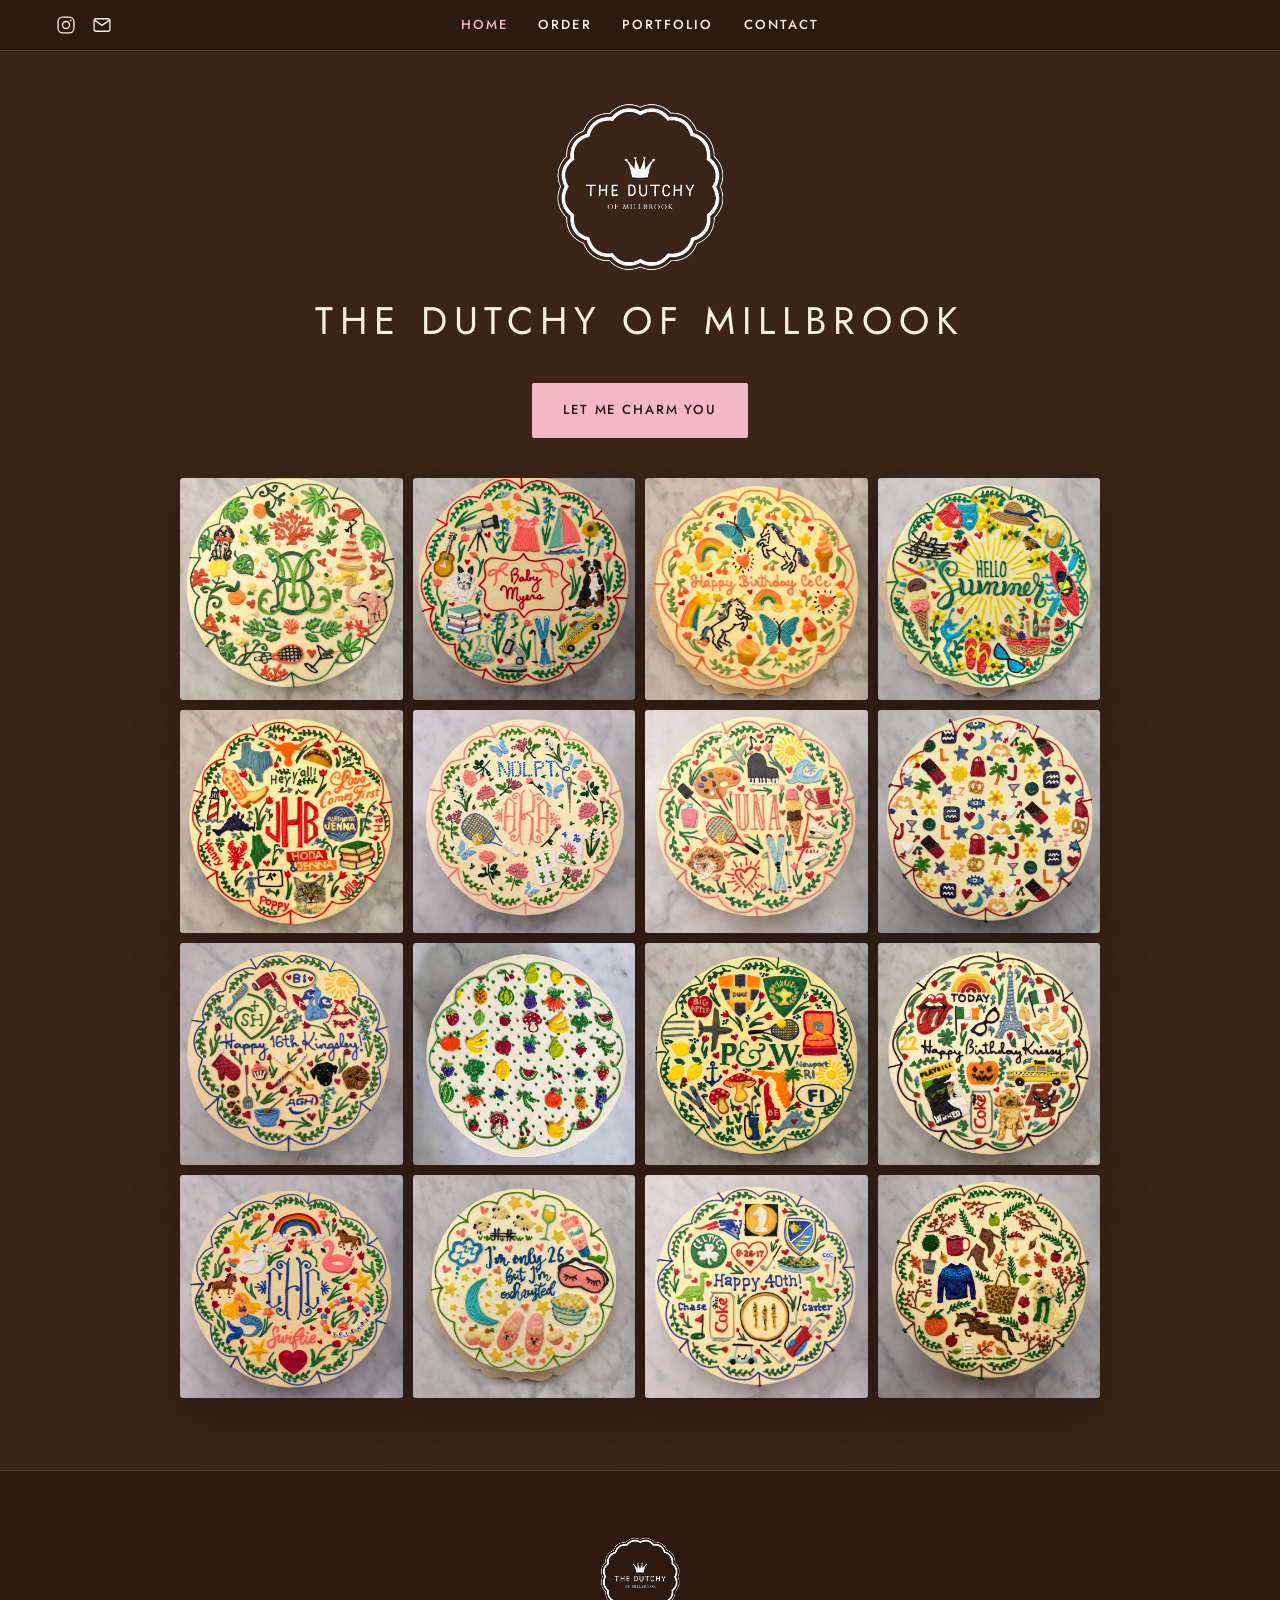
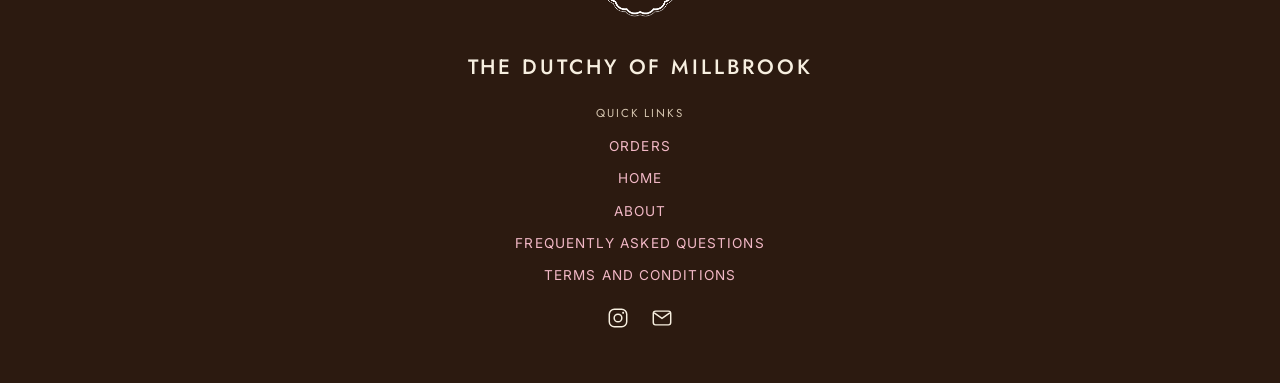
<file: index.html>
<!DOCTYPE html>
<html lang="en">
<head>
  <meta charset="UTF-8" />
  <meta name="viewport" content="width=device-width, initial-scale=1.0" />
  <title>The Dutchy of Millbrook — Charm Cakes by Elizabeth Mayhew</title>
  <meta name="description" content="Hand-painted charm cakes by Elizabeth Mayhew — The Dutchy of Millbrook. Each cake tells the story of a life, like an edible charm bracelet." />
  <link rel="preconnect" href="https://fonts.googleapis.com" />
  <link rel="preconnect" href="https://fonts.gstatic.com" crossorigin />
  <link href="https://fonts.googleapis.com/css2?family=Jost:wght@300;400;500;600&family=Inter:wght@300;400;500&display=swap" rel="stylesheet" />
  <link rel="stylesheet" href="styles.css" />
</head>
<body>

  <header class="nav">
    <div class="nav-social">
      <a href="https://www.instagram.com/elizabethmayhew/" target="_blank" rel="noopener" aria-label="Instagram">
        <svg viewBox="0 0 24 24" fill="none" stroke="currentColor" stroke-width="1.6"><rect x="2.5" y="2.5" width="19" height="19" rx="5.5"/><circle cx="12" cy="12" r="4.2"/><circle cx="17.6" cy="6.4" r="1.1" fill="currentColor" stroke="none"/></svg>
      </a>
      <a href="mailto:thedutchyofmillbrook.contact@gmail.com?subject=CAKE" aria-label="Email">
        <svg viewBox="0 0 24 24" fill="none" stroke="currentColor" stroke-width="1.6"><rect x="2.5" y="4.5" width="19" height="15" rx="2.5"/><path d="M3.5 6.5l8.5 6 8.5-6"/></svg>
      </a>
    </div>
    <nav class="nav-links">
      <a href="index.html" aria-current="page">Home</a>
      <a href="order.html">Order</a>
      <a href="portfolio.html">Portfolio</a>
      <a href="contact.html">Contact</a>
    </nav>
    <div class="nav-spacer" aria-hidden="true"></div>
  </header>

  <!-- ================= HOME ================= -->
  <section class="home">
    <img src="images/logo-white.png" class="home-logo" alt="The Dutchy of Millbrook" />
    <h1 class="home-title">The Dutchy <em>of</em> Millbrook</h1>
    <a href="order.html#charm" class="btn btn-primary home-cta">Let me charm you</a>
    <div class="home-grid">
      <img src="images/grid-1.jpg" alt="A charm cake on grey marble" />
      <img src="images/grid-2.jpg" alt="A charm cake on grey marble" />
      <img src="images/grid-3.jpg" alt="A charm cake on grey marble" />
      <img src="images/grid-4.jpg" alt="A charm cake on grey marble" />
      <img src="images/grid-5.jpg" alt="A charm cake on grey marble" />
      <img src="images/grid-6.jpg" alt="A charm cake on grey marble" />
      <img src="images/grid-7.jpg" alt="A charm cake on grey marble" />
      <img src="images/grid-8.jpg" alt="A charm cake on grey marble" />
      <img src="images/grid-9.jpg" alt="A charm cake on grey marble" />
      <img src="images/grid-10.jpg" alt="A charm cake on grey marble" />
      <img src="images/grid-11.jpg" alt="A charm cake on grey marble" />
      <img src="images/grid-12.jpg" alt="A charm cake on grey marble" />
      <img src="images/grid-13.jpg" alt="A charm cake on grey marble" />
      <img src="images/grid-14.jpg" alt="A charm cake on grey marble" />
      <img src="images/grid-15.jpg" alt="A charm cake on grey marble" />
      <img src="images/grid-16.jpg" alt="A charm cake on grey marble" />
    </div>
  </section>

  <footer class="footer">
    <img src="images/logo-white.png" alt="The Dutchy of Millbrook" class="footer-logo" />
    <p class="footer-brand">The Dutchy <em>of</em> Millbrook</p>
    <p class="footer-quick-label">Quick Links</p>
    <nav class="footer-links-list">
      <a href="order.html">Orders</a>
      <a href="index.html">Home</a>
      <a href="about.html">About</a>
      <a href="faq.html">Frequently Asked Questions</a>
      <a href="terms.html">Terms and Conditions</a>
    </nav>
    <p class="footer-links footer-icons">
      <a href="https://www.instagram.com/elizabethmayhew/" target="_blank" rel="noopener" aria-label="Instagram">
        <svg viewBox="0 0 24 24" fill="none" stroke="currentColor" stroke-width="1.6"><rect x="2.5" y="2.5" width="19" height="19" rx="5.5"/><circle cx="12" cy="12" r="4.2"/><circle cx="17.6" cy="6.4" r="1.1" fill="currentColor" stroke="none"/></svg>
      </a>
      <a href="mailto:thedutchyofmillbrook.contact@gmail.com?subject=CAKE" aria-label="Email">
        <svg viewBox="0 0 24 24" fill="none" stroke="currentColor" stroke-width="1.6"><rect x="2.5" y="4.5" width="19" height="15" rx="2.5"/><path d="M3.5 6.5l8.5 6 8.5-6"/></svg>
      </a>
    </p>
  </footer>

  <script src="lightbox.js"></script>
</body>
</html>
</file>
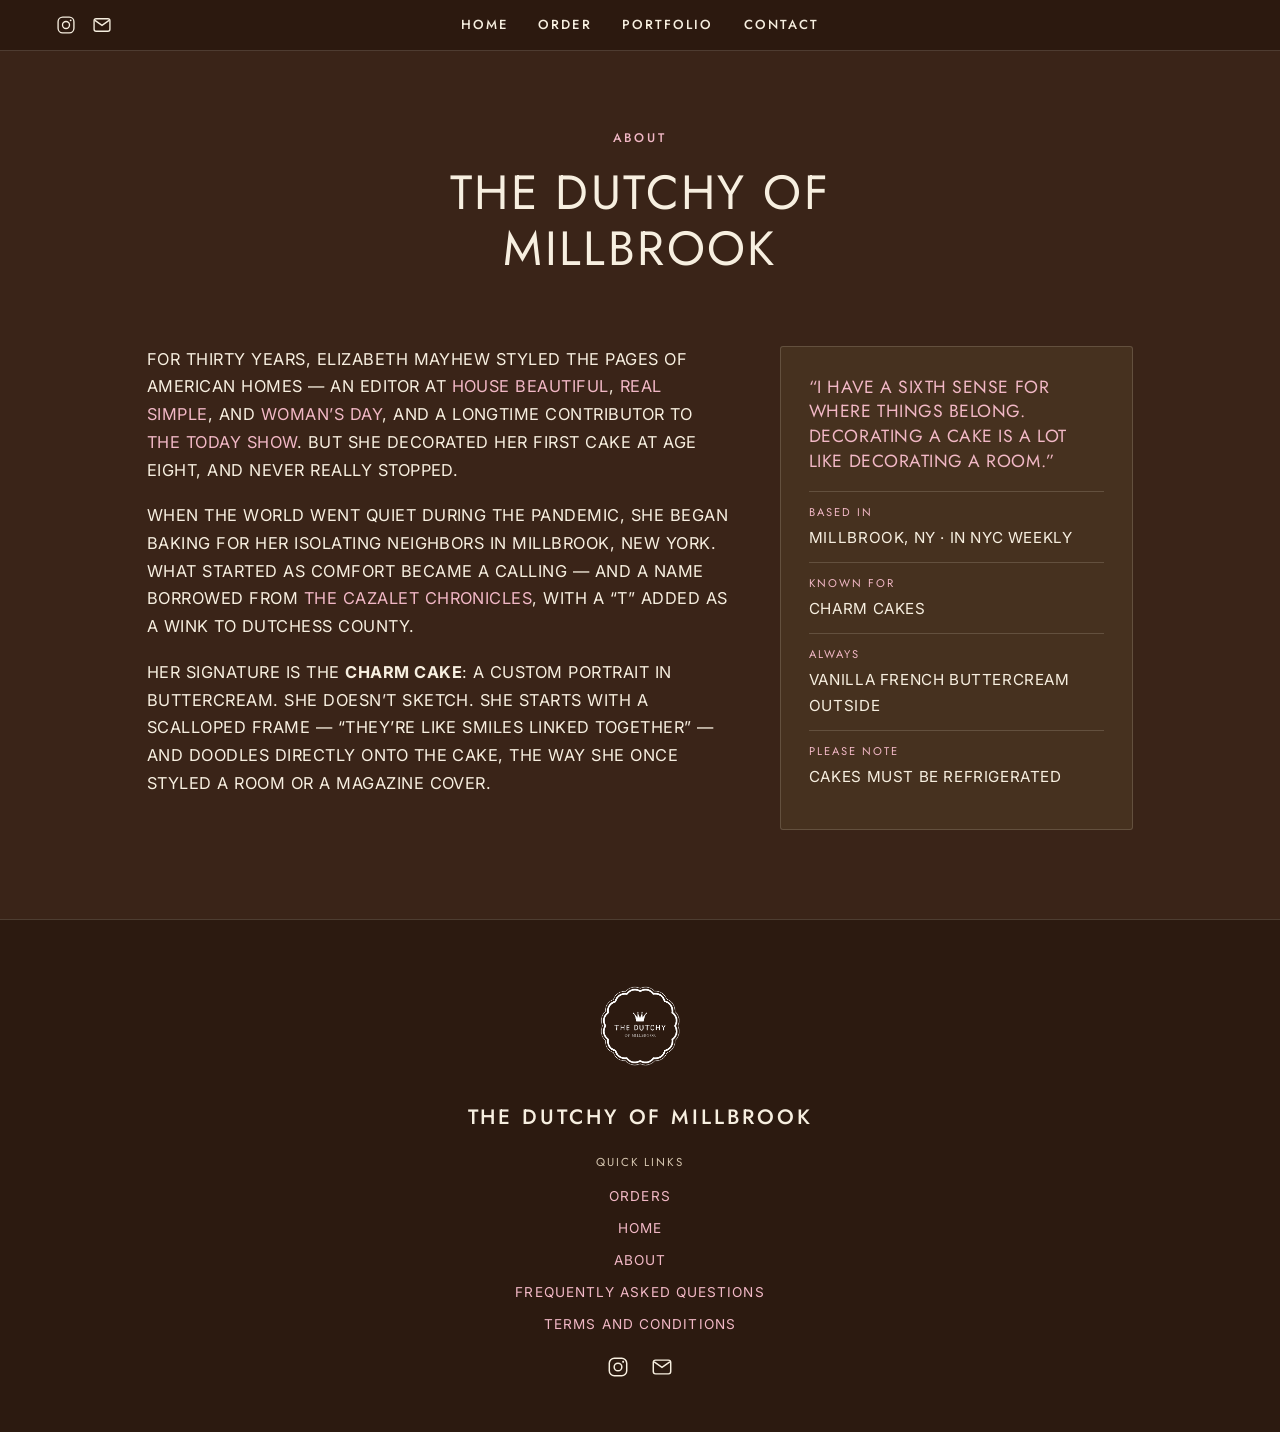
<file: about.html>
<!DOCTYPE html>
<html lang="en">
<head>
  <meta charset="UTF-8" />
  <meta name="viewport" content="width=device-width, initial-scale=1.0" />
  <title>About — The Dutchy of Millbrook</title>
  <meta name="description" content="Meet Elizabeth Mayhew — magazine editor turned baker, and the maker behind The Dutchy of Millbrook." />
  <link rel="preconnect" href="https://fonts.googleapis.com" />
  <link rel="preconnect" href="https://fonts.gstatic.com" crossorigin />
  <link href="https://fonts.googleapis.com/css2?family=Jost:wght@300;400;500;600&family=Inter:wght@300;400;500&display=swap" rel="stylesheet" />
  <link rel="stylesheet" href="styles.css" />
</head>
<body>

  <header class="nav">
    <div class="nav-social">
      <a href="https://www.instagram.com/elizabethmayhew/" target="_blank" rel="noopener" aria-label="Instagram">
        <svg viewBox="0 0 24 24" fill="none" stroke="currentColor" stroke-width="1.6"><rect x="2.5" y="2.5" width="19" height="19" rx="5.5"/><circle cx="12" cy="12" r="4.2"/><circle cx="17.6" cy="6.4" r="1.1" fill="currentColor" stroke="none"/></svg>
      </a>
      <a href="mailto:thedutchyofmillbrook.contact@gmail.com?subject=CAKE" aria-label="Email">
        <svg viewBox="0 0 24 24" fill="none" stroke="currentColor" stroke-width="1.6"><rect x="2.5" y="4.5" width="19" height="15" rx="2.5"/><path d="M3.5 6.5l8.5 6 8.5-6"/></svg>
      </a>
    </div>
    <nav class="nav-links">
      <a href="index.html">Home</a>
      <a href="order.html">Order</a>
      <a href="portfolio.html">Portfolio</a>
      <a href="contact.html">Contact</a>
    </nav>
    <div class="nav-spacer" aria-hidden="true"></div>
  </header>

  <section class="page-head">
    <p class="section-kicker">About</p>
    <h1>The Dutchy of Millbrook</h1>
  </section>

  <section class="story">
    <div class="story-grid">
      <div class="story-body">
        <p>For thirty years, Elizabeth Mayhew styled the pages of American homes — an editor at <em>House Beautiful</em>, <em>Real Simple</em>, and <em>Woman’s Day</em>, and a longtime contributor to <em>The Today Show</em>. But she decorated her first cake at age eight, and never really stopped.</p>
        <p>When the world went quiet during the pandemic, she began baking for her isolating neighbors in Millbrook, New York. What started as comfort became a calling — and a name borrowed from <em>The Cazalet Chronicles</em>, with a “t” added as a wink to Dutchess County.</p>
        <p>Her signature is the <strong>charm cake</strong>: a custom portrait in buttercream. She doesn’t sketch. She starts with a scalloped frame — “they’re like smiles linked together” — and doodles directly onto the cake, the way she once styled a room or a magazine cover.</p>
      </div>
      <aside class="story-aside">
        <blockquote>“I have a sixth sense for where things belong. Decorating a cake is a lot like decorating a room.”</blockquote>
        <ul class="story-facts">
          <li><span>Based in</span> Millbrook, NY · in NYC weekly</li>
          <li><span>Known for</span> Charm cakes</li>
          <li><span>Always</span> Vanilla French buttercream outside</li>
          <li><span>Please note</span> Cakes must be refrigerated</li>
        </ul>
      </aside>
    </div>
  </section>

  <footer class="footer">
    <img src="images/logo-white.png" alt="The Dutchy of Millbrook" class="footer-logo" />
    <p class="footer-brand">The Dutchy <em>of</em> Millbrook</p>
    <p class="footer-quick-label">Quick Links</p>
    <nav class="footer-links-list">
      <a href="order.html">Orders</a>
      <a href="index.html">Home</a>
      <a href="about.html">About</a>
      <a href="faq.html">Frequently Asked Questions</a>
      <a href="terms.html">Terms and Conditions</a>
    </nav>
    <p class="footer-links footer-icons">
      <a href="https://www.instagram.com/elizabethmayhew/" target="_blank" rel="noopener" aria-label="Instagram">
        <svg viewBox="0 0 24 24" fill="none" stroke="currentColor" stroke-width="1.6"><rect x="2.5" y="2.5" width="19" height="19" rx="5.5"/><circle cx="12" cy="12" r="4.2"/><circle cx="17.6" cy="6.4" r="1.1" fill="currentColor" stroke="none"/></svg>
      </a>
      <a href="mailto:thedutchyofmillbrook.contact@gmail.com?subject=CAKE" aria-label="Email">
        <svg viewBox="0 0 24 24" fill="none" stroke="currentColor" stroke-width="1.6"><rect x="2.5" y="4.5" width="19" height="15" rx="2.5"/><path d="M3.5 6.5l8.5 6 8.5-6"/></svg>
      </a>
    </p>
  </footer>

</body>
</html>
</file>
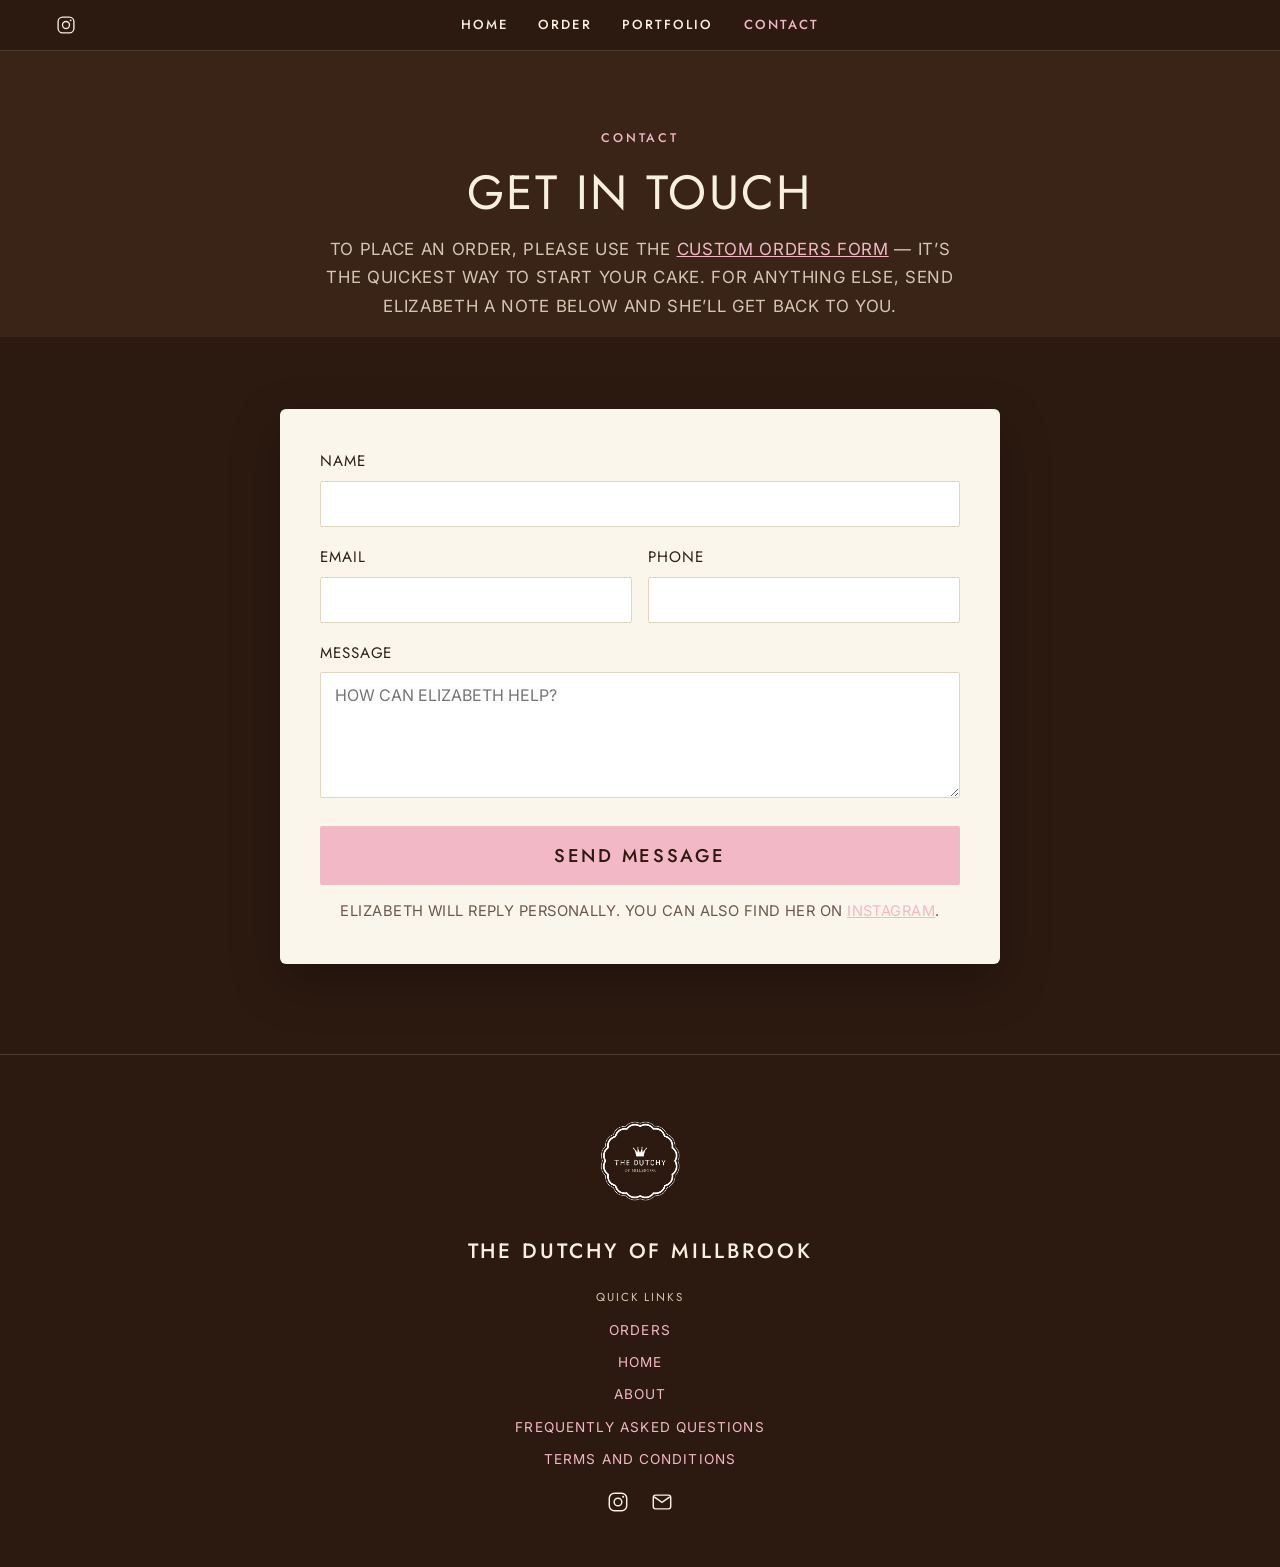
<file: contact.html>
<!DOCTYPE html>
<html lang="en">
<head>
  <meta charset="UTF-8" />
  <meta name="viewport" content="width=device-width, initial-scale=1.0" />
  <title>Contact — The Dutchy of Millbrook</title>
  <meta name="description" content="Get in touch with Elizabeth Mayhew — The Dutchy of Millbrook." />
  <link rel="preconnect" href="https://fonts.googleapis.com" />
  <link rel="preconnect" href="https://fonts.gstatic.com" crossorigin />
  <link href="https://fonts.googleapis.com/css2?family=Jost:wght@300;400;500;600&family=Inter:wght@300;400;500&display=swap" rel="stylesheet" />
  <link rel="stylesheet" href="styles.css" />
</head>
<body>

  <header class="nav">
    <div class="nav-social">
      <a href="https://www.instagram.com/elizabethmayhew/" target="_blank" rel="noopener" aria-label="Instagram">
        <svg viewBox="0 0 24 24" fill="none" stroke="currentColor" stroke-width="1.6"><rect x="2.5" y="2.5" width="19" height="19" rx="5.5"/><circle cx="12" cy="12" r="4.2"/><circle cx="17.6" cy="6.4" r="1.1" fill="currentColor" stroke="none"/></svg>
      </a>
    </div>
    <nav class="nav-links">
      <a href="index.html">Home</a>
      <a href="order.html">Order</a>
      <a href="portfolio.html">Portfolio</a>
      <a href="contact.html" aria-current="page">Contact</a>
    </nav>
    <div class="nav-spacer" aria-hidden="true"></div>
  </header>

  <section class="page-head">
    <p class="section-kicker">Contact</p>
    <h1>Get in touch</h1>
    <p class="section-sub">To place an order, please use the <a href="order.html">Custom Orders form</a> — it’s the quickest way to start your cake. For anything else, send Elizabeth a note below and she’ll get back to you.</p>
  </section>

  <section class="inquire">
    <div class="inquire-inner">
      <form class="intake" id="contactForm">
        <input type="hidden" name="access_key" value="529c1542-a1d9-4941-abe7-5d2cb027730f" />
        <input type="hidden" name="subject" value="New message from The Dutchy of Millbrook website" />
        <input type="hidden" name="from_name" value="The Dutchy of Millbrook website" />
        <input type="checkbox" name="botcheck" style="display:none" tabindex="-1" autocomplete="off" />
        <div class="field">
          <label for="cname">Name</label>
          <input type="text" id="cname" name="name" required />
        </div>
        <div class="field-row">
          <div class="field">
            <label for="cemail">Email</label>
            <input type="email" id="cemail" name="email" required />
          </div>
          <div class="field">
            <label for="cphone">Phone</label>
            <input type="tel" id="cphone" name="phone" required />
          </div>
        </div>
        <div class="field">
          <label for="cmessage">Message</label>
          <textarea id="cmessage" name="message" rows="5" required placeholder="How can Elizabeth help?"></textarea>
        </div>
        <button type="submit" class="btn btn-primary btn-block">Send message</button>
        <p class="form-fineprint">Elizabeth will reply personally. You can also find her on <a href="https://www.instagram.com/elizabethmayhew/" target="_blank" rel="noopener">Instagram</a>.</p>
      </form>
      <p class="contact-thanks" id="contactStatus" hidden></p>
    </div>
  </section>

  <footer class="footer">
    <img src="images/logo-white.png" alt="The Dutchy of Millbrook" class="footer-logo" />
    <p class="footer-brand">The Dutchy <em>of</em> Millbrook</p>
    <p class="footer-quick-label">Quick Links</p>
    <nav class="footer-links-list">
      <a href="order.html">Orders</a>
      <a href="index.html">Home</a>
      <a href="about.html">About</a>
      <a href="faq.html">Frequently Asked Questions</a>
      <a href="terms.html">Terms and Conditions</a>
    </nav>
    <p class="footer-links footer-icons">
      <a href="https://www.instagram.com/elizabethmayhew/" target="_blank" rel="noopener" aria-label="Instagram">
        <svg viewBox="0 0 24 24" fill="none" stroke="currentColor" stroke-width="1.6"><rect x="2.5" y="2.5" width="19" height="19" rx="5.5"/><circle cx="12" cy="12" r="4.2"/><circle cx="17.6" cy="6.4" r="1.1" fill="currentColor" stroke="none"/></svg>
      </a>
      <a href="mailto:thedutchyofmillbrook.contact@gmail.com?subject=CAKE" aria-label="Email">
        <svg viewBox="0 0 24 24" fill="none" stroke="currentColor" stroke-width="1.6"><rect x="2.5" y="4.5" width="19" height="15" rx="2.5"/><path d="M3.5 6.5l8.5 6 8.5-6"/></svg>
      </a>
    </p>
  </footer>

  <script>
    const cf = document.getElementById('contactForm');
    const cs = document.getElementById('contactStatus');
    if (cf) cf.addEventListener('submit', async (e) => {
      e.preventDefault();
      if (!cf.reportValidity()) return;
      const btn = cf.querySelector('button[type="submit"]');
      btn.disabled = true; btn.textContent = 'Sending…';
      try {
        const res = await fetch('https://api.web3forms.com/submit', { method: 'POST', body: new FormData(cf) });
        const json = await res.json();
        if (json.success) {
          cf.hidden = true; cs.hidden = false;
          cs.textContent = 'Thank you — your message is on its way. Elizabeth will be in touch.';
        } else {
          btn.disabled = false; btn.textContent = 'Send message';
          cs.hidden = false; cs.textContent = 'Sorry — something went wrong. Please try again.';
        }
      } catch (err) {
        btn.disabled = false; btn.textContent = 'Send message';
        cs.hidden = false; cs.textContent = 'Sorry — something went wrong. Please try again.';
      }
    });
  </script>
</body>
</html>
</file>
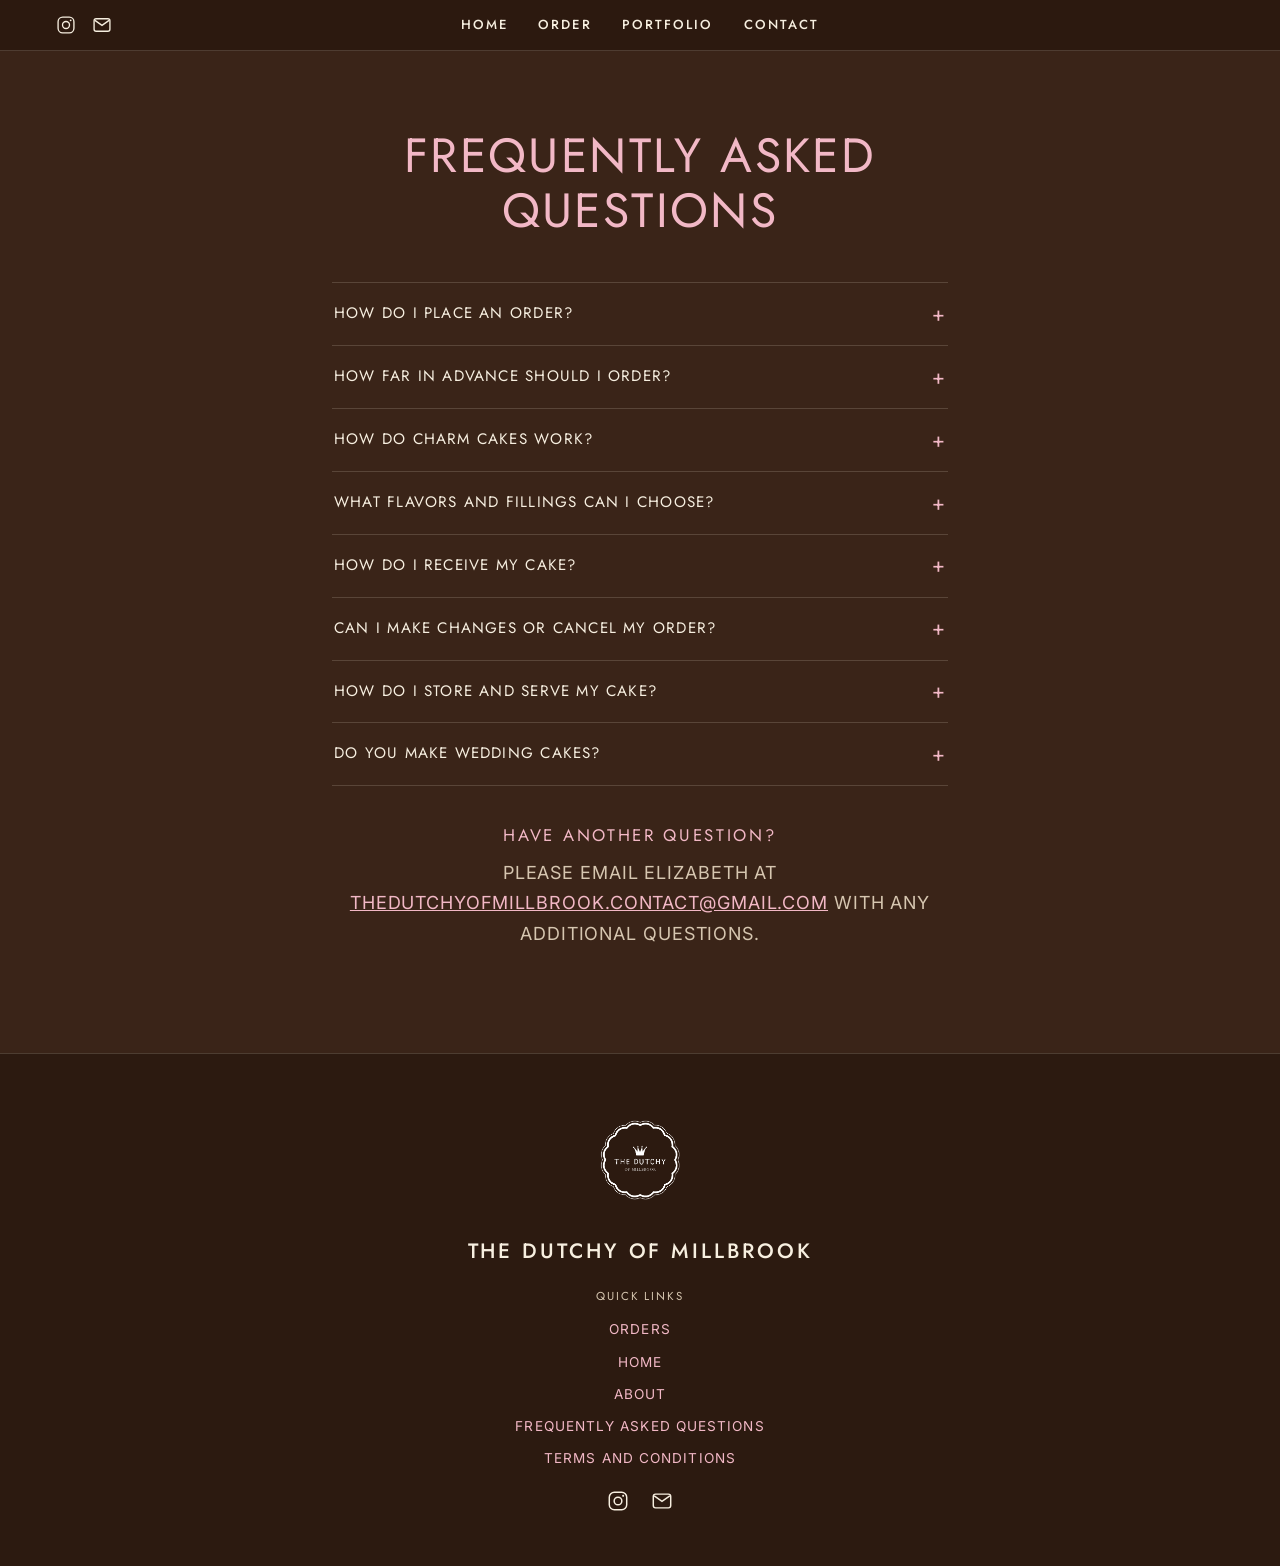
<file: faq.html>
<!DOCTYPE html>
<html lang="en">
<head>
  <meta charset="UTF-8" />
  <meta name="viewport" content="width=device-width, initial-scale=1.0" />
  <title>FAQ — The Dutchy of Millbrook</title>
  <meta name="description" content="Frequently asked questions about ordering charm cakes from Elizabeth Mayhew — pricing, flavors, pickup, delivery, and storage." />
  <link rel="preconnect" href="https://fonts.googleapis.com" />
  <link rel="preconnect" href="https://fonts.gstatic.com" crossorigin />
  <link href="https://fonts.googleapis.com/css2?family=Jost:wght@300;400;500;600&family=Inter:wght@300;400;500&display=swap" rel="stylesheet" />
  <link rel="stylesheet" href="styles.css" />
</head>
<body>

  <header class="nav">
    <div class="nav-social">
      <a href="https://www.instagram.com/elizabethmayhew/" target="_blank" rel="noopener" aria-label="Instagram">
        <svg viewBox="0 0 24 24" fill="none" stroke="currentColor" stroke-width="1.6"><rect x="2.5" y="2.5" width="19" height="19" rx="5.5"/><circle cx="12" cy="12" r="4.2"/><circle cx="17.6" cy="6.4" r="1.1" fill="currentColor" stroke="none"/></svg>
      </a>
      <a href="mailto:thedutchyofmillbrook.contact@gmail.com?subject=CAKE" aria-label="Email">
        <svg viewBox="0 0 24 24" fill="none" stroke="currentColor" stroke-width="1.6"><rect x="2.5" y="4.5" width="19" height="15" rx="2.5"/><path d="M3.5 6.5l8.5 6 8.5-6"/></svg>
      </a>
    </div>
    <nav class="nav-links">
      <a href="index.html">Home</a>
      <a href="order.html">Order</a>
      <a href="portfolio.html">Portfolio</a>
      <a href="contact.html">Contact</a>
    </nav>
    <div class="nav-spacer" aria-hidden="true"></div>
  </header>

  <section class="page-head page-head-pink">
    <h1>Frequently Asked Questions</h1>
  </section>

  <section class="faq">
    <details>
      <summary>How do I place an order?</summary>
      <p>To place an order, fill out our <a href="order.html">Order Form</a> or email Elizabeth at <a href="mailto:thedutchyofmillbrook.contact@gmail.com?subject=CAKE">thedutchyofmillbrook.contact@gmail.com</a> with “CAKE” in the subject line. Please include the date you need your cake and the best phone number to reach you.</p>
      <p>All cakes are made to order, so we recommend reaching out as early as possible. Availability depends on Elizabeth’s baking schedule, and submitting an inquiry does not guarantee your requested date.</p>
      <p>Pricing is based on the size and complexity of each cake and will be provided once the details of your order have been discussed.</p>
    </details>
    <details>
      <summary>How far in advance should I order?</summary>
      <p>As early as possible. Charm cakes are made to order and dates fill up, so the more notice you can give, the better the chance Elizabeth can say yes to your date.</p>
    </details>
    <details>
      <summary>How do charm cakes work?</summary>
      <p>Think of a charm cake as an edible charm bracelet. Each cake is decorated with hand-painted details that tell a personal story.</p>
      <p>To get started, send Elizabeth a list of the people, pets, places, hobbies, and other meaningful details you’d like included, listed in order of importance. There is no set number of charms per cake; the final number depends on the size of the cake and the complexity of each design.</p>
      <p>Please also include your preferred inscription (for example, “Happy Birthday”) and reference photos for pets or anything particularly specific.</p>
    </details>
    <details>
      <summary>What flavors and fillings can I choose?</summary>
      <p>Our most popular cake flavors are white and chocolate, but Elizabeth can accommodate most flavor requests, with the exception of funfetti and red velvet.</p>
      <p>All cakes are finished with vanilla French buttercream. Filling options include chocolate ganache, chocolate hazelnut, homemade raspberry or cherry jam, passion fruit, and lemon curd.</p>
    </details>
    <details>
      <summary>How do I receive my cake?</summary>
      <p>Pickup is available from Elizabeth’s apartment on the Upper West Side in New York City or in Millbrook, New York, on Saturdays and Sundays.</p>
      <p>Elizabeth travels to New York City weekly with cakes, so pickup arrangements will be confirmed when your order is placed.</p>
      <p>Delivery may also be arranged depending on location and availability. Delivery fees vary by distance.</p>
    </details>
    <details>
      <summary>Can I make changes or cancel my order?</summary>
      <p>We will do our best to accommodate changes to your order, but changes cannot be guaranteed and may be subject to additional charges. All change requests must be submitted by email.</p>
      <p>Cancellations must also be made by email. Refunds are considered based on the timing of the cancellation and the status of the order. Orders canceled close to the scheduled pickup or delivery date may not be eligible for a refund.</p>
    </details>
    <details>
      <summary>How do I store and serve my cake?</summary>
      <p>All cakes must be refrigerated until shortly before serving.</p>
      <p>Remove your cake from the refrigerator approximately one hour before serving to allow the French buttercream to soften. Larger cakes may need additional time. Cakes are best enjoyed when the buttercream has reached room temperature.</p>
      <p>Avoid leaving your cake in direct sunlight or a warm environment, as buttercream can soften and lose its shape.</p>
    </details>
    <details>
      <summary>Do you make wedding cakes?</summary>
      <p>Yes! Elizabeth creates wedding cakes ranging from single-tier designs to elaborate multi-tiered cakes, all featuring her signature hand-painted details.</p>
      <p>Please reach out with your wedding date, approximate guest count, and any ideas or inspiration you have in mind. Wedding cakes are priced individually based on size and design.</p>
    </details>

    <div class="faq-cta">
      <h2>Have another question?</h2>
      <p>Please email Elizabeth at <a href="mailto:thedutchyofmillbrook.contact@gmail.com?subject=CAKE">thedutchyofmillbrook.contact@gmail.com</a> with any additional questions.</p>
    </div>
  </section>

  <footer class="footer">
    <img src="images/logo-white.png" alt="The Dutchy of Millbrook" class="footer-logo" />
    <p class="footer-brand">The Dutchy <em>of</em> Millbrook</p>
    <p class="footer-quick-label">Quick Links</p>
    <nav class="footer-links-list">
      <a href="order.html">Orders</a>
      <a href="index.html">Home</a>
      <a href="about.html">About</a>
      <a href="faq.html">Frequently Asked Questions</a>
      <a href="terms.html">Terms and Conditions</a>
    </nav>
    <p class="footer-links footer-icons">
      <a href="https://www.instagram.com/elizabethmayhew/" target="_blank" rel="noopener" aria-label="Instagram">
        <svg viewBox="0 0 24 24" fill="none" stroke="currentColor" stroke-width="1.6"><rect x="2.5" y="2.5" width="19" height="19" rx="5.5"/><circle cx="12" cy="12" r="4.2"/><circle cx="17.6" cy="6.4" r="1.1" fill="currentColor" stroke="none"/></svg>
      </a>
      <a href="mailto:thedutchyofmillbrook.contact@gmail.com?subject=CAKE" aria-label="Email">
        <svg viewBox="0 0 24 24" fill="none" stroke="currentColor" stroke-width="1.6"><rect x="2.5" y="4.5" width="19" height="15" rx="2.5"/><path d="M3.5 6.5l8.5 6 8.5-6"/></svg>
      </a>
    </p>
  </footer>

</body>
</html>
</file>
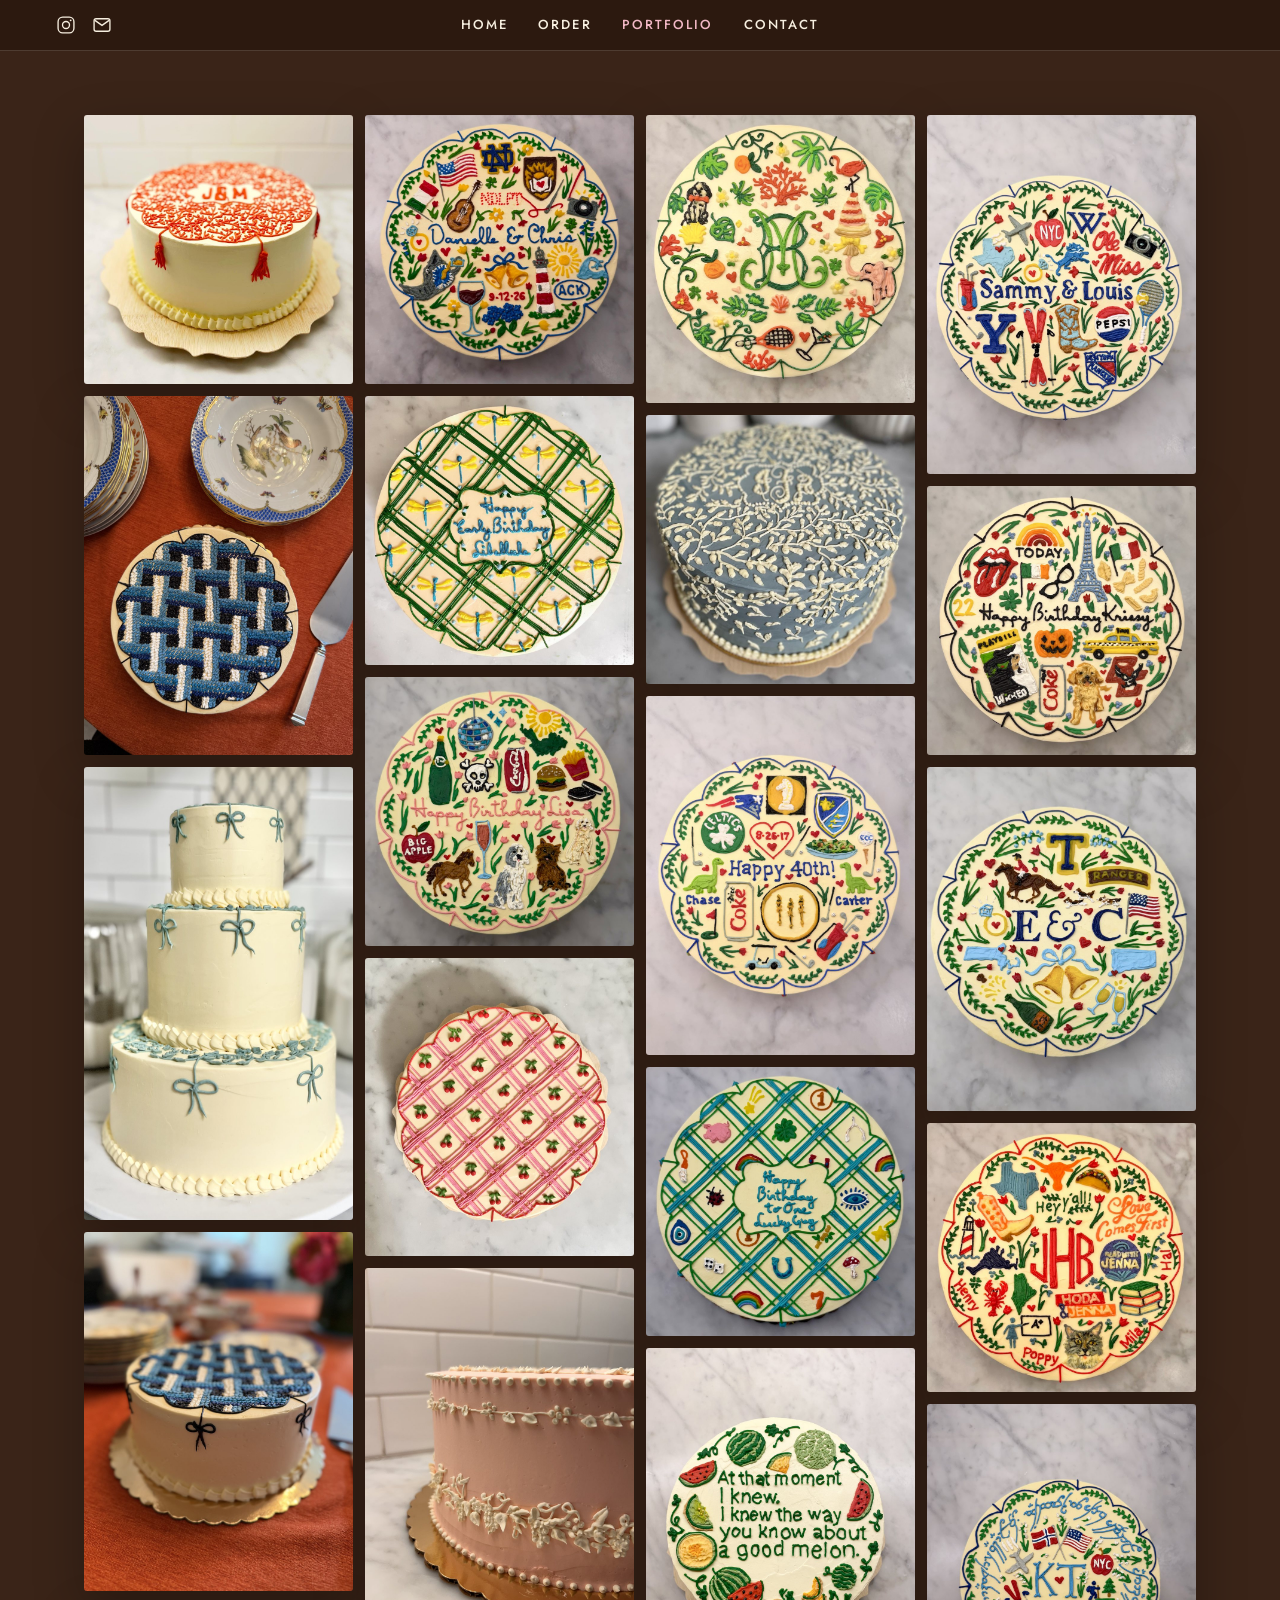
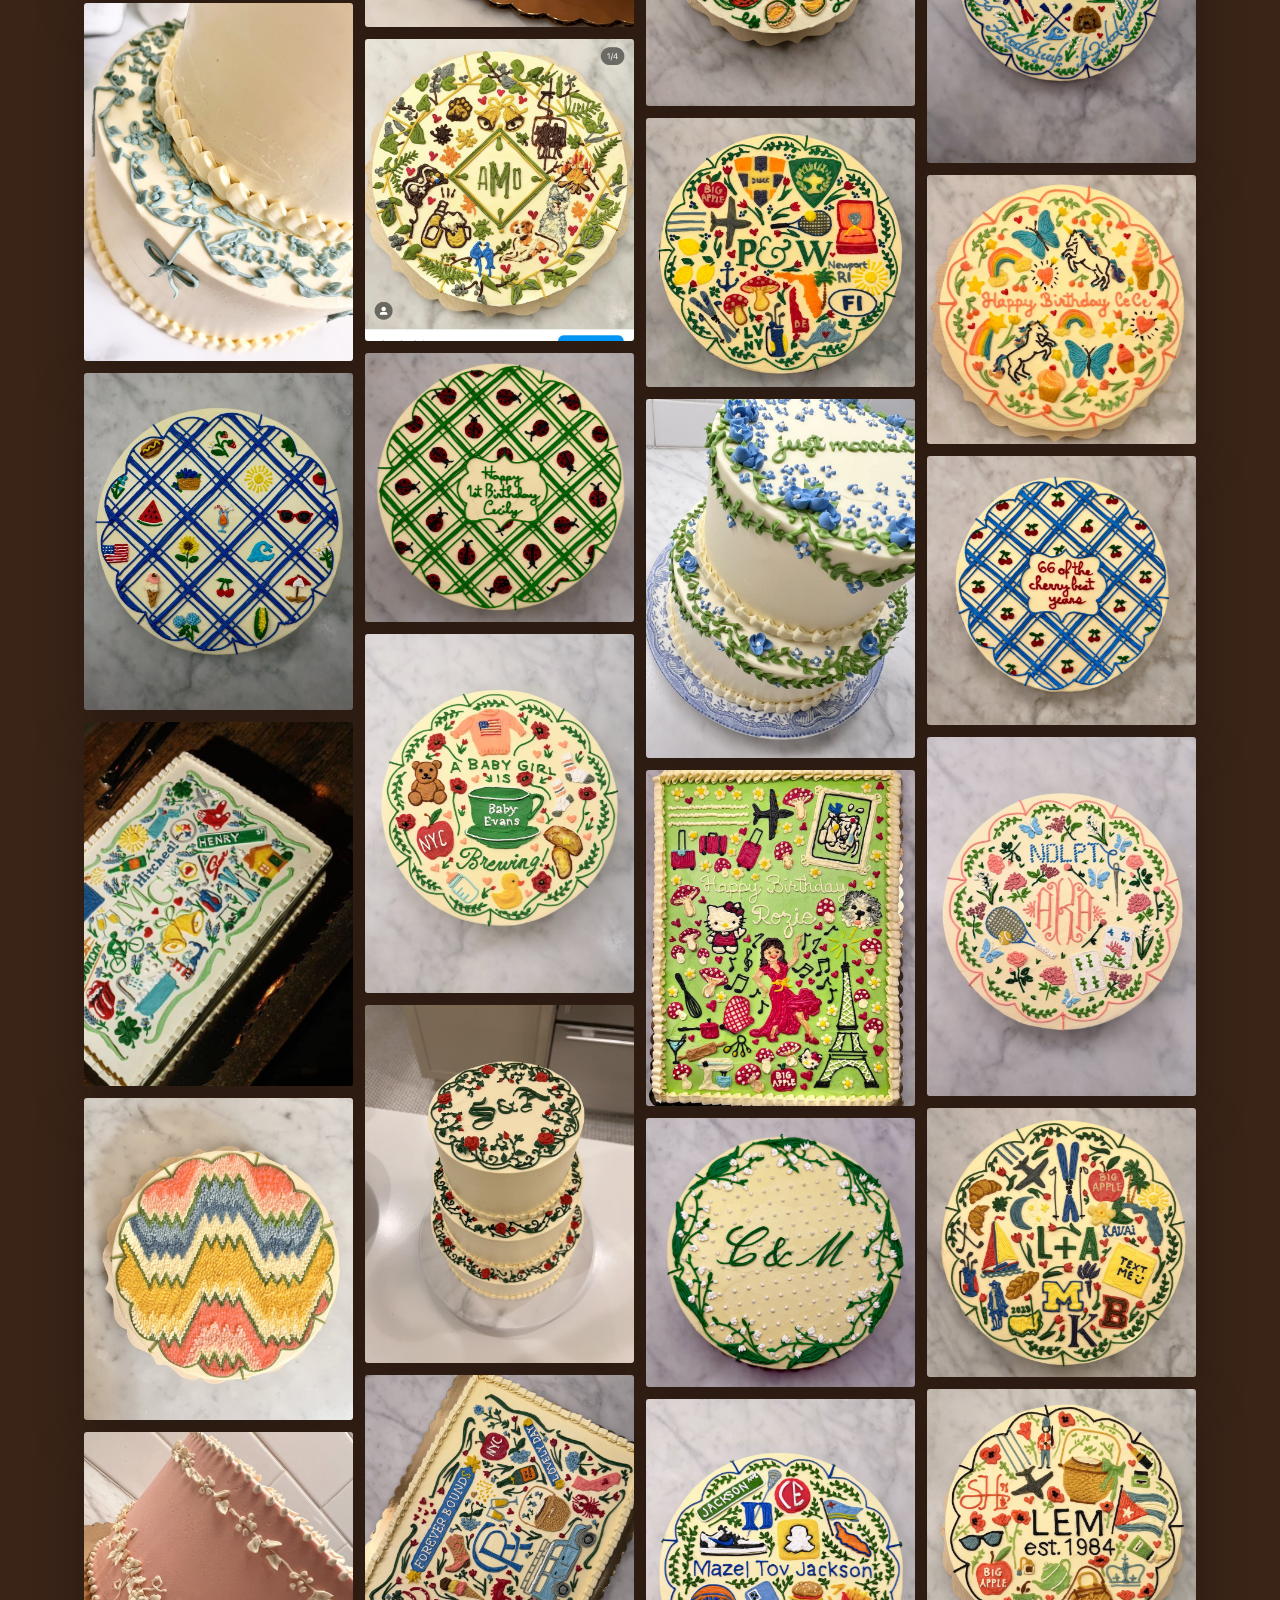
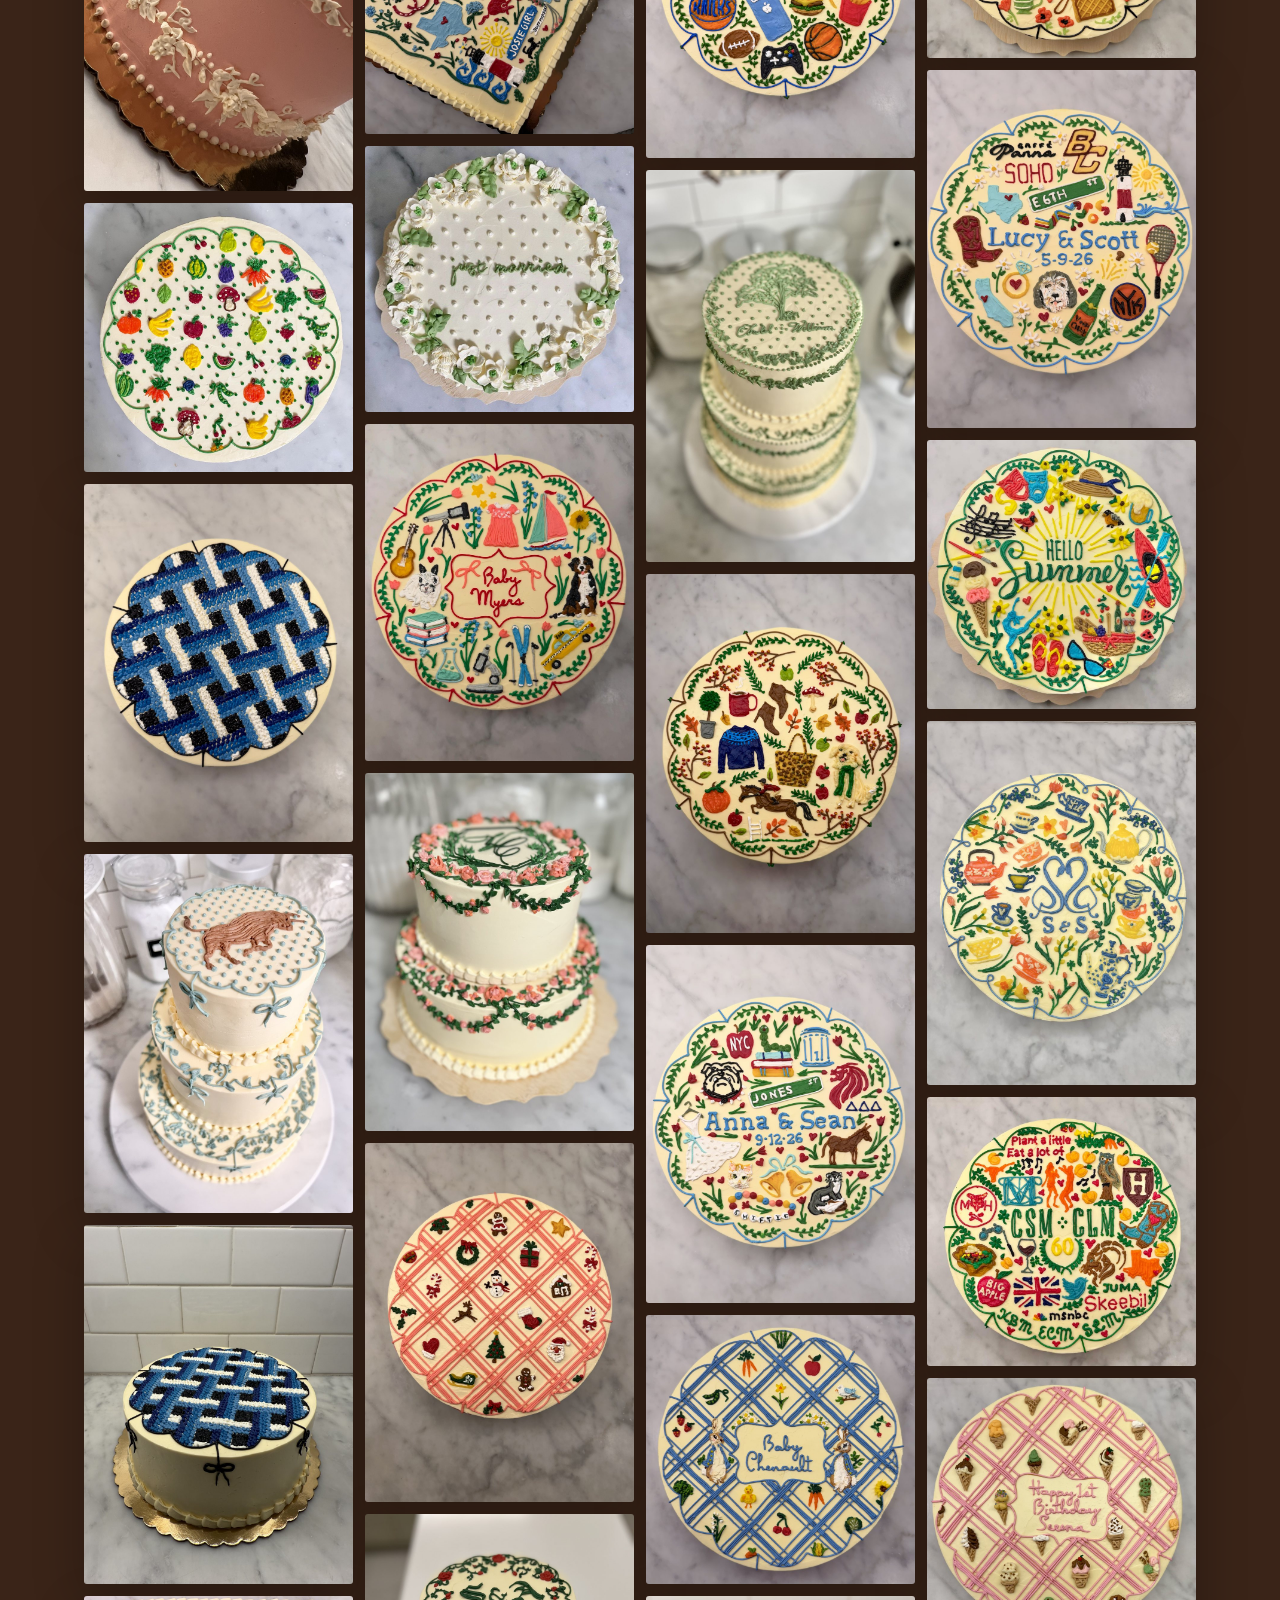
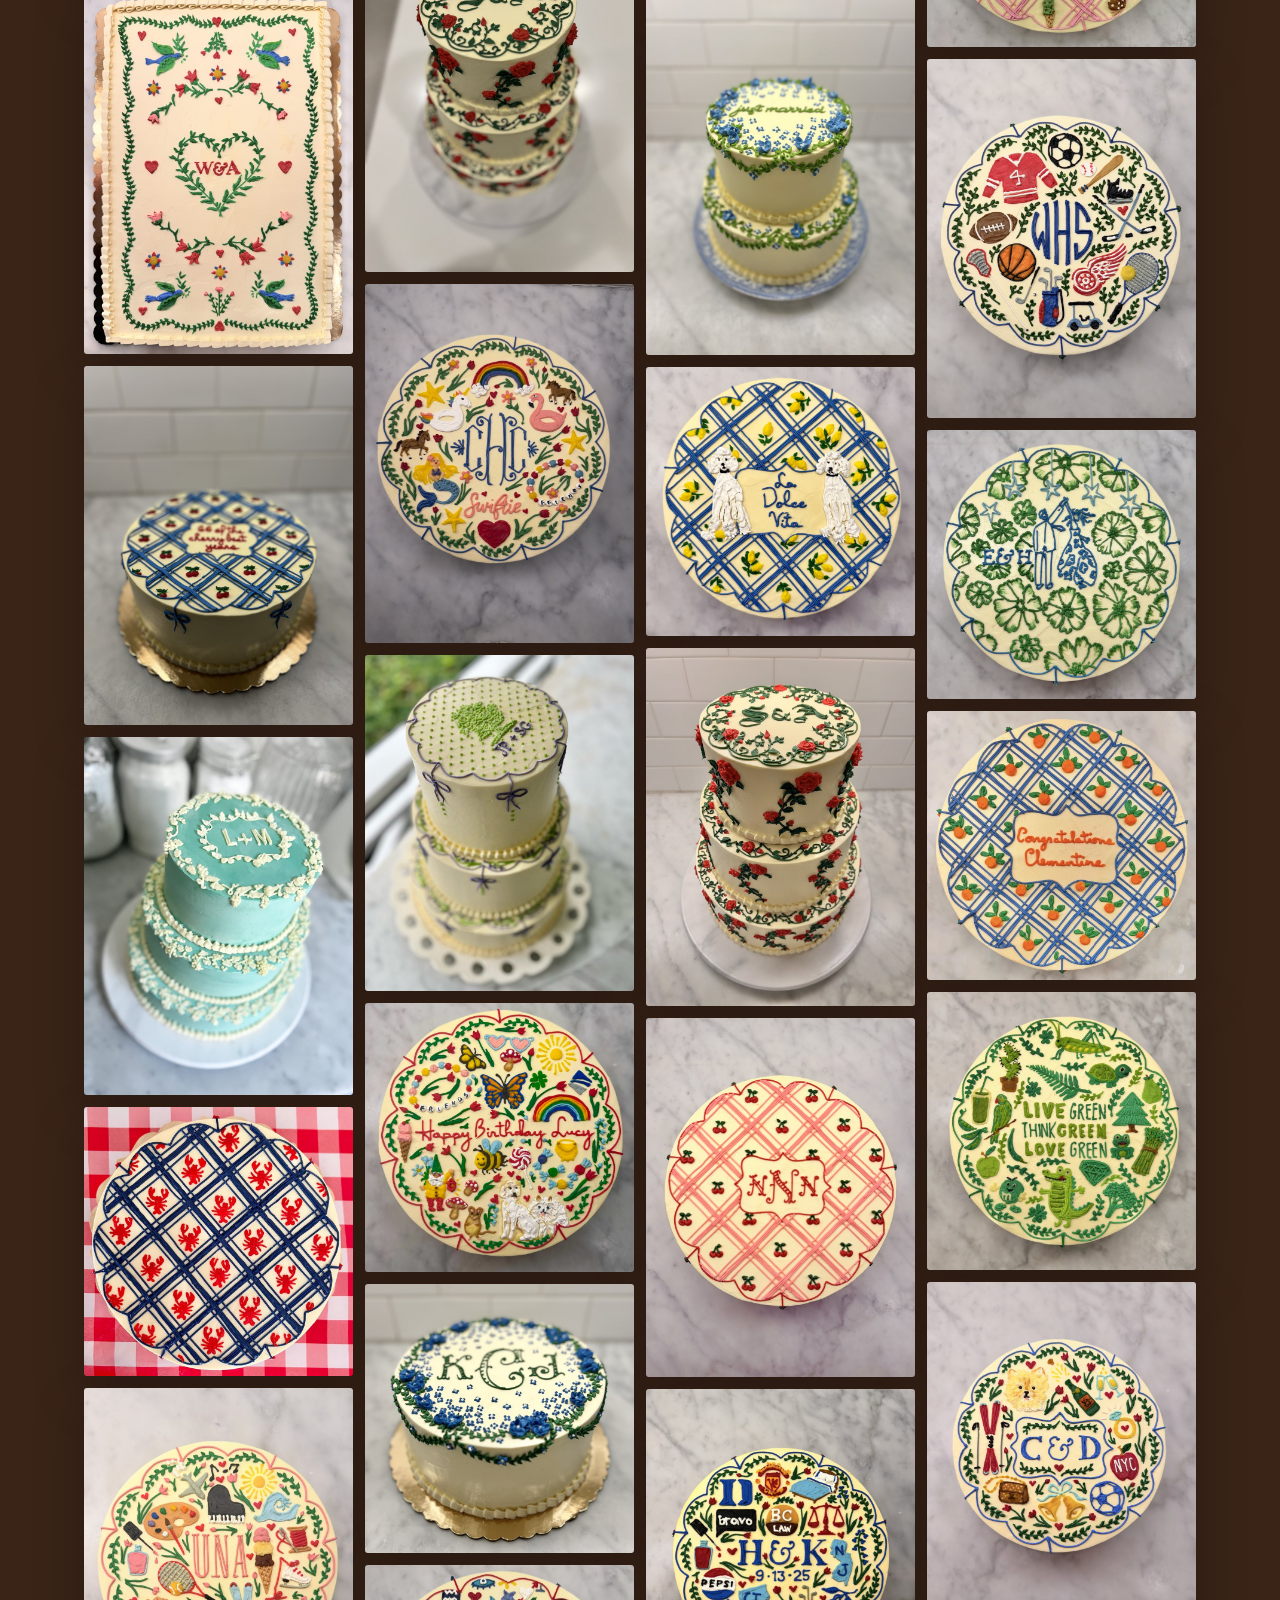
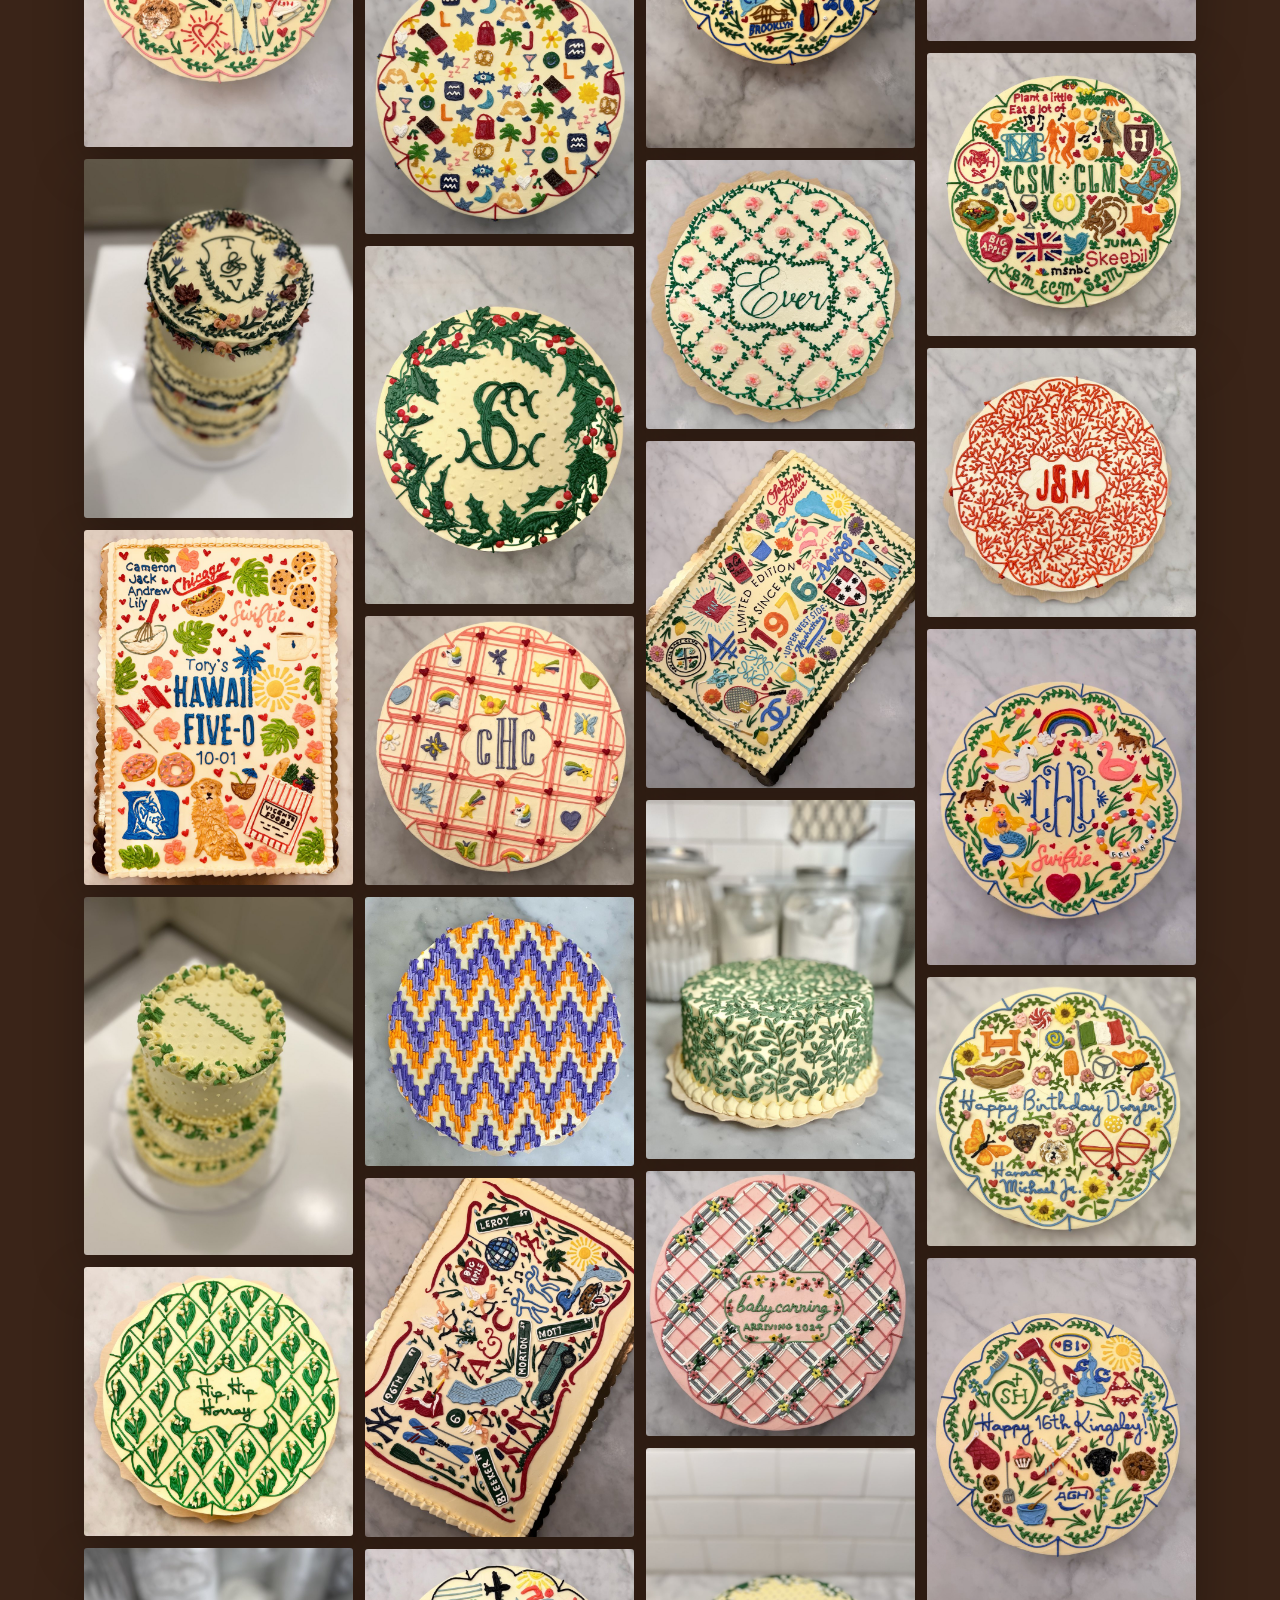
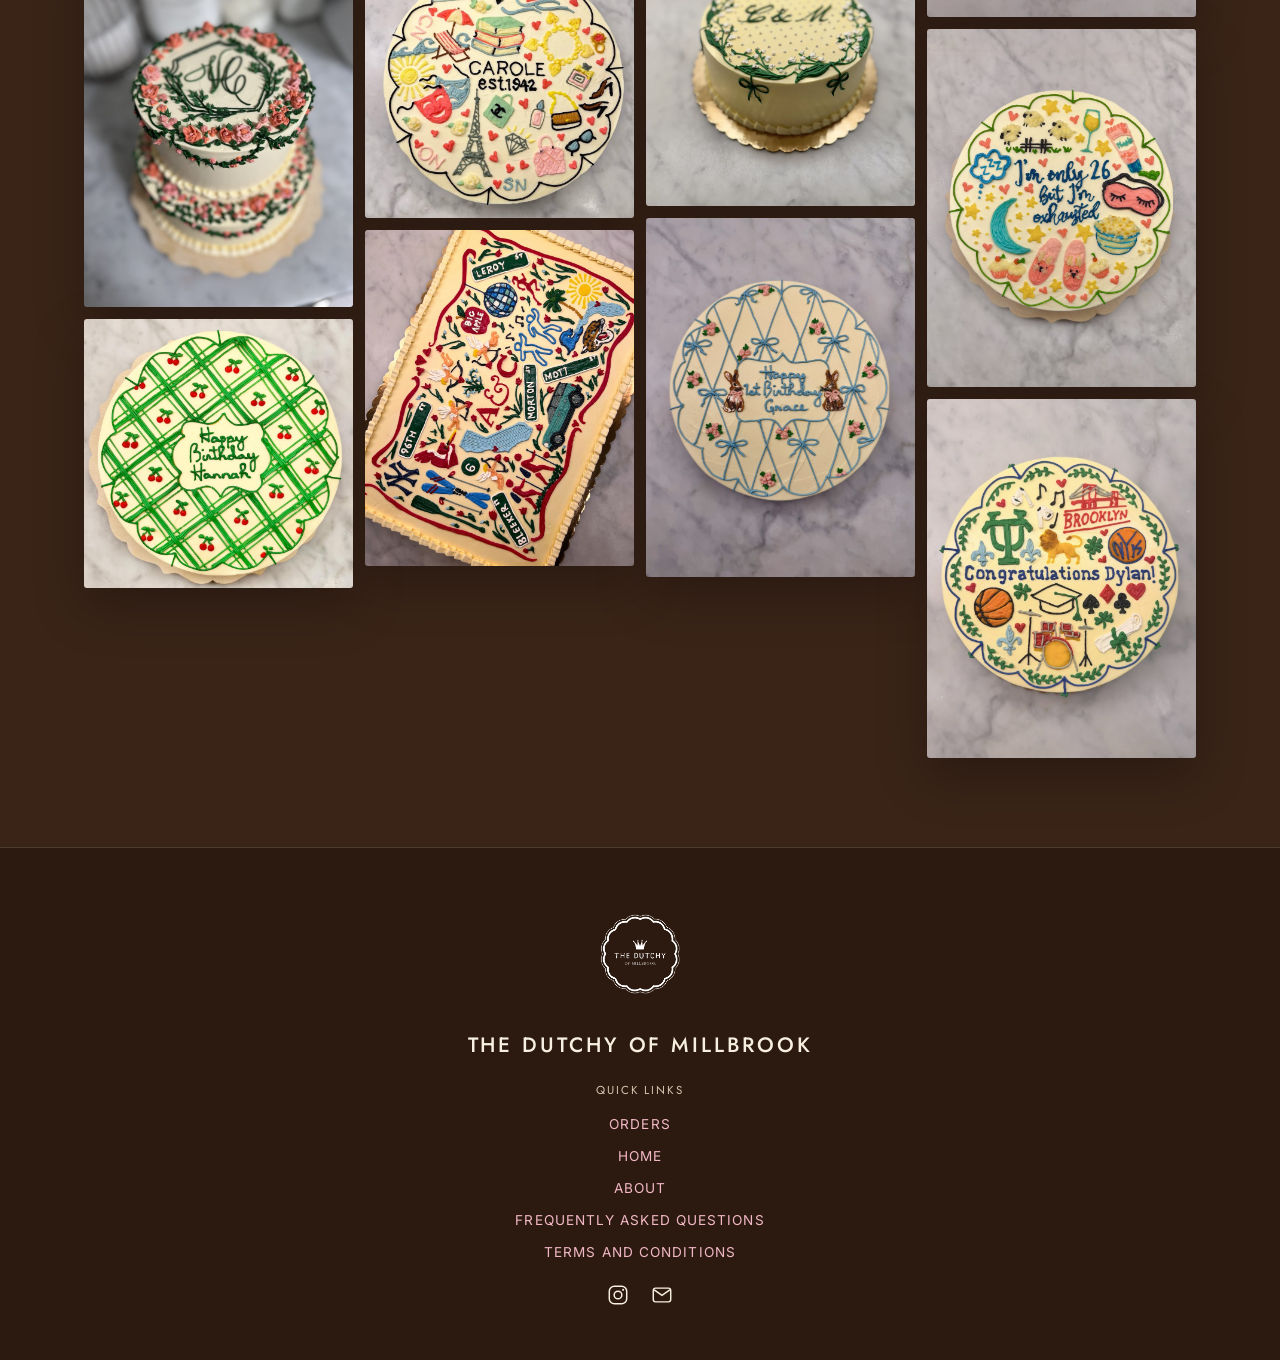
<file: portfolio.html>
<!DOCTYPE html>
<html lang="en">
<head>
  <meta charset="UTF-8" />
  <meta name="viewport" content="width=device-width, initial-scale=1.0" />
  <title>Portfolio — The Dutchy of Millbrook</title>
  <meta name="description" content="A gallery of Elizabeth Mayhew's charm, wedding, lattice and trellis cakes — The Dutchy of Millbrook." />
  <link rel="preconnect" href="https://fonts.googleapis.com" />
  <link rel="preconnect" href="https://fonts.gstatic.com" crossorigin />
  <link href="https://fonts.googleapis.com/css2?family=Jost:wght@300;400;500;600&family=Inter:wght@300;400;500&display=swap" rel="stylesheet" />
  <link rel="stylesheet" href="styles.css" />
</head>
<body>

  <header class="nav">
    <div class="nav-social">
      <a href="https://www.instagram.com/elizabethmayhew/" target="_blank" rel="noopener" aria-label="Instagram">
        <svg viewBox="0 0 24 24" fill="none" stroke="currentColor" stroke-width="1.6"><rect x="2.5" y="2.5" width="19" height="19" rx="5.5"/><circle cx="12" cy="12" r="4.2"/><circle cx="17.6" cy="6.4" r="1.1" fill="currentColor" stroke="none"/></svg>
      </a>
      <a href="mailto:thedutchyofmillbrook.contact@gmail.com?subject=CAKE" aria-label="Email">
        <svg viewBox="0 0 24 24" fill="none" stroke="currentColor" stroke-width="1.6"><rect x="2.5" y="4.5" width="19" height="15" rx="2.5"/><path d="M3.5 6.5l8.5 6 8.5-6"/></svg>
      </a>
    </div>
    <nav class="nav-links">
      <a href="index.html">Home</a>
      <a href="order.html">Order</a>
      <a href="portfolio.html" aria-current="page">Portfolio</a>
      <a href="contact.html">Contact</a>
    </nav>
    <div class="nav-spacer" aria-hidden="true"></div>
  </header>

  <section class="portfolio">
    <div class="pgrid">
      <img src="images/portfolio/p001.jpg" loading="lazy" alt="A cake by The Dutchy of Millbrook" />
      <img src="images/portfolio/p002.jpg" loading="lazy" alt="A cake by The Dutchy of Millbrook" />
      <img src="images/portfolio/p003.jpg" loading="lazy" alt="A cake by The Dutchy of Millbrook" />
      <img src="images/portfolio/p004.jpg" loading="lazy" alt="A cake by The Dutchy of Millbrook" />
      <img src="images/portfolio/p005.jpg" loading="lazy" alt="A cake by The Dutchy of Millbrook" />
      <img src="images/portfolio/p006.jpg" loading="lazy" alt="A cake by The Dutchy of Millbrook" />
      <img src="images/portfolio/p007.jpg" loading="lazy" alt="A cake by The Dutchy of Millbrook" />
      <img src="images/portfolio/p008.jpg" loading="lazy" alt="A cake by The Dutchy of Millbrook" />
      <img src="images/portfolio/p009.jpg" loading="lazy" alt="A cake by The Dutchy of Millbrook" />
      <img src="images/portfolio/p010.jpg" loading="lazy" alt="A cake by The Dutchy of Millbrook" />
      <img src="images/portfolio/p011.jpg" loading="lazy" alt="A cake by The Dutchy of Millbrook" />
      <img src="images/portfolio/p012.jpg" loading="lazy" alt="A cake by The Dutchy of Millbrook" />
      <img src="images/portfolio/p013.jpg" loading="lazy" alt="A cake by The Dutchy of Millbrook" />
      <img src="images/portfolio/p014.jpg" loading="lazy" alt="A cake by The Dutchy of Millbrook" />
      <img src="images/portfolio/p015.jpg" loading="lazy" alt="A cake by The Dutchy of Millbrook" />
      <img src="images/portfolio/p016.jpg" loading="lazy" alt="A cake by The Dutchy of Millbrook" />
      <img src="images/portfolio/p017.jpg" loading="lazy" alt="A cake by The Dutchy of Millbrook" />
      <img src="images/portfolio/p018.jpg" loading="lazy" alt="A cake by The Dutchy of Millbrook" />
      <img src="images/portfolio/p019.jpg" loading="lazy" alt="A cake by The Dutchy of Millbrook" />
      <img src="images/portfolio/p020.jpg" loading="lazy" alt="A cake by The Dutchy of Millbrook" />
      <img src="images/portfolio/p021.jpg" loading="lazy" alt="A cake by The Dutchy of Millbrook" />
      <img src="images/portfolio/p022.jpg" loading="lazy" alt="A cake by The Dutchy of Millbrook" />
      <img src="images/portfolio/p023.jpg" loading="lazy" alt="A cake by The Dutchy of Millbrook" />
      <img src="images/portfolio/p024.jpg" loading="lazy" alt="A cake by The Dutchy of Millbrook" />
      <img src="images/portfolio/p025.jpg" loading="lazy" alt="A cake by The Dutchy of Millbrook" />
      <img src="images/portfolio/p026.jpg" loading="lazy" alt="A cake by The Dutchy of Millbrook" />
      <img src="images/portfolio/p027.jpg" loading="lazy" alt="A cake by The Dutchy of Millbrook" />
      <img src="images/portfolio/p028.jpg" loading="lazy" alt="A cake by The Dutchy of Millbrook" />
      <img src="images/portfolio/p029.jpg" loading="lazy" alt="A cake by The Dutchy of Millbrook" />
      <img src="images/portfolio/p030.jpg" loading="lazy" alt="A cake by The Dutchy of Millbrook" />
      <img src="images/portfolio/p031.jpg" loading="lazy" alt="A cake by The Dutchy of Millbrook" />
      <img src="images/portfolio/p032.jpg" loading="lazy" alt="A cake by The Dutchy of Millbrook" />
      <img src="images/portfolio/p033.jpg" loading="lazy" alt="A cake by The Dutchy of Millbrook" />
      <img src="images/portfolio/p034.jpg" loading="lazy" alt="A cake by The Dutchy of Millbrook" />
      <img src="images/portfolio/p035.jpg" loading="lazy" alt="A cake by The Dutchy of Millbrook" />
      <img src="images/portfolio/p036.jpg" loading="lazy" alt="A cake by The Dutchy of Millbrook" />
      <img src="images/portfolio/p037.jpg" loading="lazy" alt="A cake by The Dutchy of Millbrook" />
      <img src="images/portfolio/p038.jpg" loading="lazy" alt="A cake by The Dutchy of Millbrook" />
      <img src="images/portfolio/p039.jpg" loading="lazy" alt="A cake by The Dutchy of Millbrook" />
      <img src="images/portfolio/p040.jpg" loading="lazy" alt="A cake by The Dutchy of Millbrook" />
      <img src="images/portfolio/p041.jpg" loading="lazy" alt="A cake by The Dutchy of Millbrook" />
      <img src="images/portfolio/p042.jpg" loading="lazy" alt="A cake by The Dutchy of Millbrook" />
      <img src="images/portfolio/p043.jpg" loading="lazy" alt="A cake by The Dutchy of Millbrook" />
      <img src="images/portfolio/p044.jpg" loading="lazy" alt="A cake by The Dutchy of Millbrook" />
      <img src="images/portfolio/p045.jpg" loading="lazy" alt="A cake by The Dutchy of Millbrook" />
      <img src="images/portfolio/p046.jpg" loading="lazy" alt="A cake by The Dutchy of Millbrook" />
      <img src="images/portfolio/p047.jpg" loading="lazy" alt="A cake by The Dutchy of Millbrook" />
      <img src="images/portfolio/p048.jpg" loading="lazy" alt="A cake by The Dutchy of Millbrook" />
      <img src="images/portfolio/p049.jpg" loading="lazy" alt="A cake by The Dutchy of Millbrook" />
      <img src="images/portfolio/p050.jpg" loading="lazy" alt="A cake by The Dutchy of Millbrook" />
      <img src="images/portfolio/p051.jpg" loading="lazy" alt="A cake by The Dutchy of Millbrook" />
      <img src="images/portfolio/p052.jpg" loading="lazy" alt="A cake by The Dutchy of Millbrook" />
      <img src="images/portfolio/p053.jpg" loading="lazy" alt="A cake by The Dutchy of Millbrook" />
      <img src="images/portfolio/p054.jpg" loading="lazy" alt="A cake by The Dutchy of Millbrook" />
      <img src="images/portfolio/p055.jpg" loading="lazy" alt="A cake by The Dutchy of Millbrook" />
      <img src="images/portfolio/p056.jpg" loading="lazy" alt="A cake by The Dutchy of Millbrook" />
      <img src="images/portfolio/p057.jpg" loading="lazy" alt="A cake by The Dutchy of Millbrook" />
      <img src="images/portfolio/p058.jpg" loading="lazy" alt="A cake by The Dutchy of Millbrook" />
      <img src="images/portfolio/p059.jpg" loading="lazy" alt="A cake by The Dutchy of Millbrook" />
      <img src="images/portfolio/p060.jpg" loading="lazy" alt="A cake by The Dutchy of Millbrook" />
      <img src="images/portfolio/p061.jpg" loading="lazy" alt="A cake by The Dutchy of Millbrook" />
      <img src="images/portfolio/p062.jpg" loading="lazy" alt="A cake by The Dutchy of Millbrook" />
      <img src="images/portfolio/p063.jpg" loading="lazy" alt="A cake by The Dutchy of Millbrook" />
      <img src="images/portfolio/p064.jpg" loading="lazy" alt="A cake by The Dutchy of Millbrook" />
      <img src="images/portfolio/p065.jpg" loading="lazy" alt="A cake by The Dutchy of Millbrook" />
      <img src="images/portfolio/p066.jpg" loading="lazy" alt="A cake by The Dutchy of Millbrook" />
      <img src="images/portfolio/p067.jpg" loading="lazy" alt="A cake by The Dutchy of Millbrook" />
      <img src="images/portfolio/p068.jpg" loading="lazy" alt="A cake by The Dutchy of Millbrook" />
      <img src="images/portfolio/p069.jpg" loading="lazy" alt="A cake by The Dutchy of Millbrook" />
      <img src="images/portfolio/p070.jpg" loading="lazy" alt="A cake by The Dutchy of Millbrook" />
      <img src="images/portfolio/p071.jpg" loading="lazy" alt="A cake by The Dutchy of Millbrook" />
      <img src="images/portfolio/p072.jpg" loading="lazy" alt="A cake by The Dutchy of Millbrook" />
      <img src="images/portfolio/p073.jpg" loading="lazy" alt="A cake by The Dutchy of Millbrook" />
      <img src="images/portfolio/p074.jpg" loading="lazy" alt="A cake by The Dutchy of Millbrook" />
      <img src="images/portfolio/p075.jpg" loading="lazy" alt="A cake by The Dutchy of Millbrook" />
      <img src="images/portfolio/p076.jpg" loading="lazy" alt="A cake by The Dutchy of Millbrook" />
      <img src="images/portfolio/p077.jpg" loading="lazy" alt="A cake by The Dutchy of Millbrook" />
      <img src="images/portfolio/p078.jpg" loading="lazy" alt="A cake by The Dutchy of Millbrook" />
      <img src="images/portfolio/p079.jpg" loading="lazy" alt="A cake by The Dutchy of Millbrook" />
      <img src="images/portfolio/p080.jpg" loading="lazy" alt="A cake by The Dutchy of Millbrook" />
      <img src="images/portfolio/p081.jpg" loading="lazy" alt="A cake by The Dutchy of Millbrook" />
      <img src="images/portfolio/p082.jpg" loading="lazy" alt="A cake by The Dutchy of Millbrook" />
      <img src="images/portfolio/p083.jpg" loading="lazy" alt="A cake by The Dutchy of Millbrook" />
      <img src="images/portfolio/p084.jpg" loading="lazy" alt="A cake by The Dutchy of Millbrook" />
      <img src="images/portfolio/p085.jpg" loading="lazy" alt="A cake by The Dutchy of Millbrook" />
      <img src="images/portfolio/p086.jpg" loading="lazy" alt="A cake by The Dutchy of Millbrook" />
      <img src="images/portfolio/p087.jpg" loading="lazy" alt="A cake by The Dutchy of Millbrook" />
      <img src="images/portfolio/p088.jpg" loading="lazy" alt="A cake by The Dutchy of Millbrook" />
      <img src="images/portfolio/p089.jpg" loading="lazy" alt="A cake by The Dutchy of Millbrook" />
      <img src="images/portfolio/p090.jpg" loading="lazy" alt="A cake by The Dutchy of Millbrook" />
      <img src="images/portfolio/p091.jpg" loading="lazy" alt="A cake by The Dutchy of Millbrook" />
      <img src="images/portfolio/p092.jpg" loading="lazy" alt="A cake by The Dutchy of Millbrook" />
      <img src="images/portfolio/p093.jpg" loading="lazy" alt="A cake by The Dutchy of Millbrook" />
      <img src="images/portfolio/p094.jpg" loading="lazy" alt="A cake by The Dutchy of Millbrook" />
      <img src="images/portfolio/p095.jpg" loading="lazy" alt="A cake by The Dutchy of Millbrook" />
      <img src="images/portfolio/p096.jpg" loading="lazy" alt="A cake by The Dutchy of Millbrook" />
      <img src="images/portfolio/p097.jpg" loading="lazy" alt="A cake by The Dutchy of Millbrook" />
      <img src="images/portfolio/p098.jpg" loading="lazy" alt="A cake by The Dutchy of Millbrook" />
      <img src="images/portfolio/p099.jpg" loading="lazy" alt="A cake by The Dutchy of Millbrook" />
      <img src="images/portfolio/p100.jpg" loading="lazy" alt="A cake by The Dutchy of Millbrook" />
      <img src="images/portfolio/p101.jpg" loading="lazy" alt="A cake by The Dutchy of Millbrook" />
      <img src="images/portfolio/p102.jpg" loading="lazy" alt="A cake by The Dutchy of Millbrook" />
    </div>
  </section>


  <footer class="footer">
    <img src="images/logo-white.png" alt="The Dutchy of Millbrook" class="footer-logo" />
    <p class="footer-brand">The Dutchy <em>of</em> Millbrook</p>
    <p class="footer-quick-label">Quick Links</p>
    <nav class="footer-links-list">
      <a href="order.html">Orders</a>
      <a href="index.html">Home</a>
      <a href="about.html">About</a>
      <a href="faq.html">Frequently Asked Questions</a>
      <a href="terms.html">Terms and Conditions</a>
    </nav>
    <p class="footer-links footer-icons">
      <a href="https://www.instagram.com/elizabethmayhew/" target="_blank" rel="noopener" aria-label="Instagram">
        <svg viewBox="0 0 24 24" fill="none" stroke="currentColor" stroke-width="1.6"><rect x="2.5" y="2.5" width="19" height="19" rx="5.5"/><circle cx="12" cy="12" r="4.2"/><circle cx="17.6" cy="6.4" r="1.1" fill="currentColor" stroke="none"/></svg>
      </a>
      <a href="mailto:thedutchyofmillbrook.contact@gmail.com?subject=CAKE" aria-label="Email">
        <svg viewBox="0 0 24 24" fill="none" stroke="currentColor" stroke-width="1.6"><rect x="2.5" y="4.5" width="19" height="15" rx="2.5"/><path d="M3.5 6.5l8.5 6 8.5-6"/></svg>
      </a>
    </p>
  </footer>

  <script src="main.js"></script>
  <script src="lightbox.js"></script>
</body>
</html>
</file>
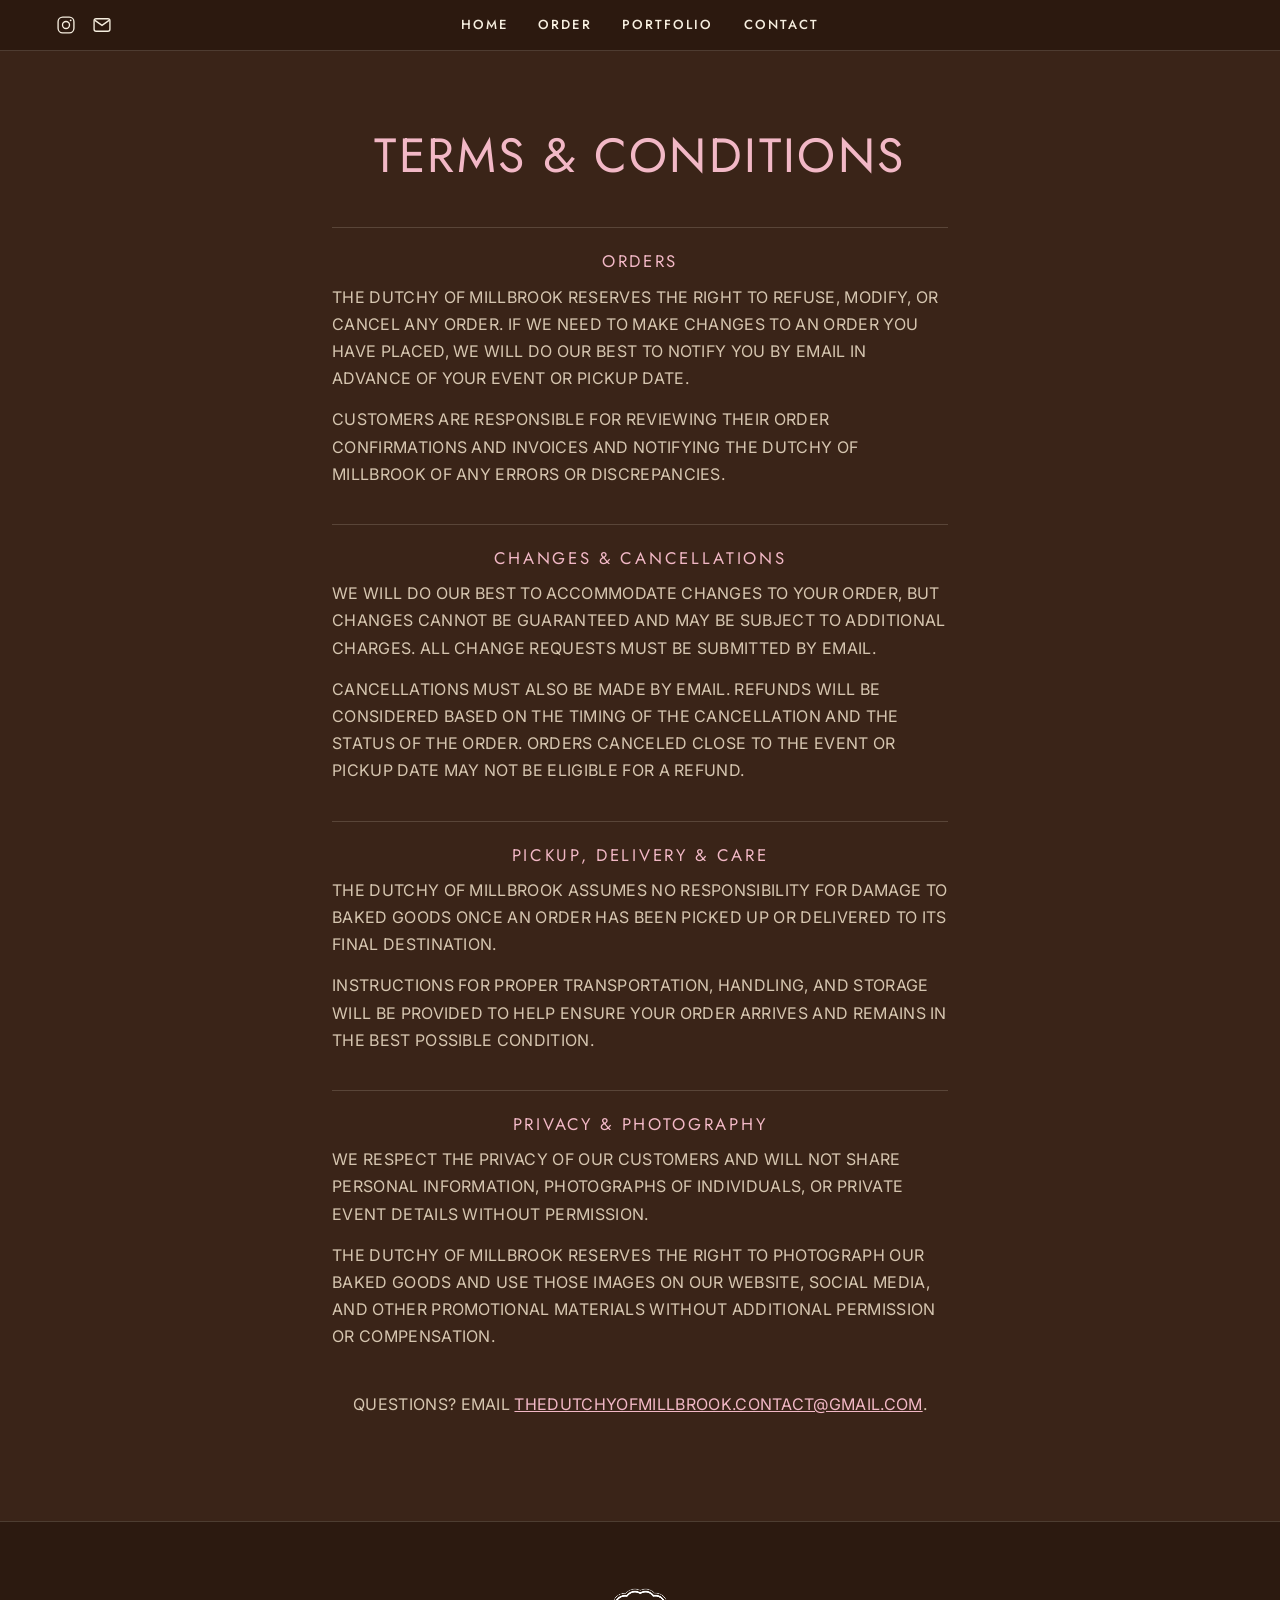
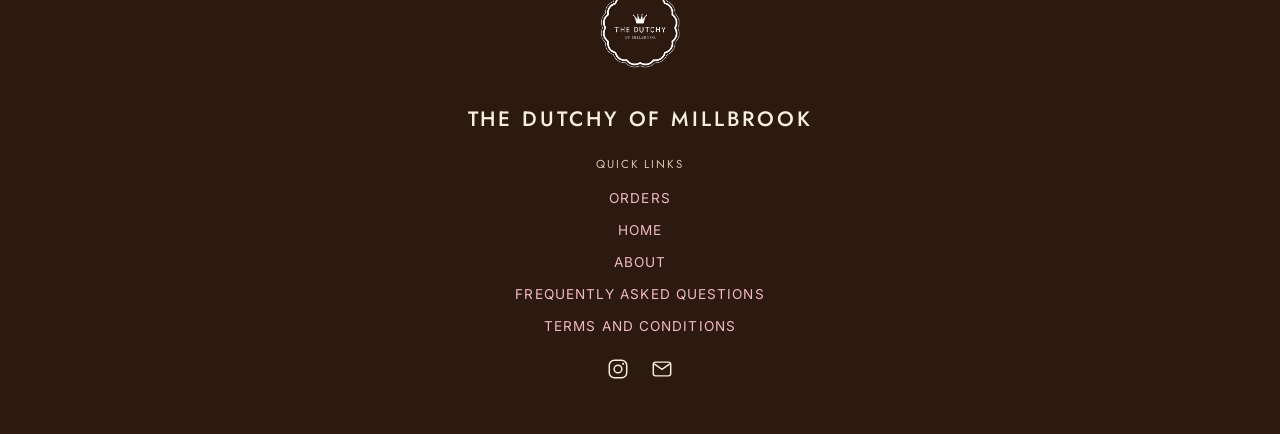
<file: terms.html>
<!DOCTYPE html>
<html lang="en">
<head>
  <meta charset="UTF-8" />
  <meta name="viewport" content="width=device-width, initial-scale=1.0" />
  <title>Terms &amp; Conditions — The Dutchy of Millbrook</title>
  <link rel="preconnect" href="https://fonts.googleapis.com" />
  <link rel="preconnect" href="https://fonts.gstatic.com" crossorigin />
  <link href="https://fonts.googleapis.com/css2?family=Jost:wght@300;400;500;600&family=Inter:wght@300;400;500&display=swap" rel="stylesheet" />
  <link rel="stylesheet" href="styles.css" />
</head>
<body>

  <header class="nav">
    <div class="nav-social">
      <a href="https://www.instagram.com/elizabethmayhew/" target="_blank" rel="noopener" aria-label="Instagram">
        <svg viewBox="0 0 24 24" fill="none" stroke="currentColor" stroke-width="1.6"><rect x="2.5" y="2.5" width="19" height="19" rx="5.5"/><circle cx="12" cy="12" r="4.2"/><circle cx="17.6" cy="6.4" r="1.1" fill="currentColor" stroke="none"/></svg>
      </a>
      <a href="mailto:thedutchyofmillbrook.contact@gmail.com?subject=CAKE" aria-label="Email">
        <svg viewBox="0 0 24 24" fill="none" stroke="currentColor" stroke-width="1.6"><rect x="2.5" y="4.5" width="19" height="15" rx="2.5"/><path d="M3.5 6.5l8.5 6 8.5-6"/></svg>
      </a>
    </div>
    <nav class="nav-links">
      <a href="index.html">Home</a>
      <a href="order.html">Order</a>
      <a href="portfolio.html">Portfolio</a>
      <a href="contact.html">Contact</a>
    </nav>
    <div class="nav-spacer" aria-hidden="true"></div>
  </header>

  <section class="page-head page-head-pink">
    <h1>Terms &amp; Conditions</h1>
  </section>

  <section class="terms">
    <h2>Orders</h2>
    <p>The Dutchy of Millbrook reserves the right to refuse, modify, or cancel any order. If we need to make changes to an order you have placed, we will do our best to notify you by email in advance of your event or pickup date.</p>
    <p>Customers are responsible for reviewing their order confirmations and invoices and notifying The Dutchy of Millbrook of any errors or discrepancies.</p>

    <h2>Changes &amp; Cancellations</h2>
    <p>We will do our best to accommodate changes to your order, but changes cannot be guaranteed and may be subject to additional charges. All change requests must be submitted by email.</p>
    <p>Cancellations must also be made by email. Refunds will be considered based on the timing of the cancellation and the status of the order. Orders canceled close to the event or pickup date may not be eligible for a refund.</p>

    <h2>Pickup, Delivery &amp; Care</h2>
    <p>The Dutchy of Millbrook assumes no responsibility for damage to baked goods once an order has been picked up or delivered to its final destination.</p>
    <p>Instructions for proper transportation, handling, and storage will be provided to help ensure your order arrives and remains in the best possible condition.</p>

    <h2>Privacy &amp; Photography</h2>
    <p>We respect the privacy of our customers and will not share personal information, photographs of individuals, or private event details without permission.</p>
    <p>The Dutchy of Millbrook reserves the right to photograph our baked goods and use those images on our website, social media, and other promotional materials without additional permission or compensation.</p>

    <p class="terms-contact">Questions? Email <a href="mailto:thedutchyofmillbrook.contact@gmail.com?subject=CAKE">thedutchyofmillbrook.contact@gmail.com</a>.</p>
  </section>

  <footer class="footer">
    <img src="images/logo-white.png" alt="The Dutchy of Millbrook" class="footer-logo" />
    <p class="footer-brand">The Dutchy <em>of</em> Millbrook</p>
    <p class="footer-quick-label">Quick Links</p>
    <nav class="footer-links-list">
      <a href="order.html">Orders</a>
      <a href="index.html">Home</a>
      <a href="about.html">About</a>
      <a href="faq.html">Frequently Asked Questions</a>
      <a href="terms.html">Terms and Conditions</a>
    </nav>
    <p class="footer-links footer-icons">
      <a href="https://www.instagram.com/elizabethmayhew/" target="_blank" rel="noopener" aria-label="Instagram">
        <svg viewBox="0 0 24 24" fill="none" stroke="currentColor" stroke-width="1.6"><rect x="2.5" y="2.5" width="19" height="19" rx="5.5"/><circle cx="12" cy="12" r="4.2"/><circle cx="17.6" cy="6.4" r="1.1" fill="currentColor" stroke="none"/></svg>
      </a>
      <a href="mailto:thedutchyofmillbrook.contact@gmail.com?subject=CAKE" aria-label="Email">
        <svg viewBox="0 0 24 24" fill="none" stroke="currentColor" stroke-width="1.6"><rect x="2.5" y="4.5" width="19" height="15" rx="2.5"/><path d="M3.5 6.5l8.5 6 8.5-6"/></svg>
      </a>
    </p>
  </footer>

</body>
</html>
</file>
<file: styles.css>
/* ============================================================
   The Dutchy of Millbrook
   Chocolate-brown theme · editorial all-caps · Jost + Inter
   ============================================================ */

:root {
  --bg:        #3a2418;   /* uniform dark chocolate */
  --bg-soft:   #46311f;   /* raised panels / cards (subtle) */
  --bg-deep:   #2c1a10;   /* footer + inquire */
  --cream:     #f7efe0;   /* primary light text */
  --cream-dim: #d6c6b0;   /* secondary text */
  --paper:     #fbf6ec;   /* light form card */
  --pink:      #f2b8c6;
  --pink-deep: #ec9bb0;
  --logo:      #7b5236;
  --green:     #8fbf78;
  --red:       #e0837a;
  --ink:       #2b2018;   /* dark text on light card */
  --ink-soft:  #6a5848;
  --line:      rgba(247, 239, 224, 0.16);

  --body:    "Inter", system-ui, -apple-system, sans-serif;
  --display: "Jost", "Inter", sans-serif;

  --shadow: 0 18px 50px rgba(0, 0, 0, 0.28);
  --radius: 3px;
}

* { box-sizing: border-box; }
html { scroll-behavior: smooth; }

body {
  margin: 0;
  font-family: var(--body);
  font-size: 18px;
  line-height: 1.7;
  font-weight: 400;
  color: var(--cream);
  background: var(--bg);
  -webkit-font-smoothing: antialiased;
  text-transform: uppercase;
}
/* keep what people TYPE in natural case; placeholders stay uppercase */
input, textarea { text-transform: none; }
::placeholder { text-transform: uppercase; }

h1, h2, h3 {
  font-family: var(--display); font-weight: 400; line-height: 1.15;
  color: var(--cream); text-transform: uppercase; letter-spacing: 0.05em;
  margin: 0;
}
a { color: var(--pink); }
em { font-style: normal; color: var(--pink); }

.eyebrow, .section-kicker {
  font-family: var(--display); text-transform: uppercase;
  letter-spacing: 0.24em; font-size: 0.78rem; font-weight: 500;
  color: var(--pink); margin: 0 0 16px;
}

/* ---------- Nav ---------- */
.nav {
  position: sticky; top: 0; z-index: 50;
  display: grid; grid-template-columns: 1fr auto 1fr; align-items: center;
  padding: 14px clamp(18px, 5vw, 56px);
  background: rgba(44, 26, 16, 0.92);
  backdrop-filter: blur(8px);
  border-bottom: 1px solid var(--line);
}
.nav-social { display: flex; gap: 16px; align-items: center; justify-self: start; }
.nav-social a { color: var(--cream); display: inline-flex; }
.nav-social a:hover { color: var(--pink); }
.nav-social svg { width: 20px; height: 20px; display: block; }
.nav-spacer { justify-self: end; }

.nav-links { justify-self: center; display: flex; flex-wrap: wrap; align-items: center; justify-content: center; gap: clamp(16px, 2.6vw, 30px); }
.nav-links a[aria-current] { color: var(--pink); }

/* interior page header */
.page-head { text-align: center; max-width: 760px; margin: 0 auto; padding: clamp(44px, 6vw, 84px) clamp(20px, 6vw, 60px) 0; }
.page-head h1 { font-size: clamp(2rem, 4.5vw, 3rem); margin: 8px 0 0; }
.page-head-pink h1 { color: var(--pink); margin-top: 0; }
.page-head .section-sub { margin-top: 14px; }
/* tighten the gap between a page heading and the content below it */
.page-head + section { padding-top: clamp(20px, 3.5vw, 44px); }
.contact-card { max-width: 640px; margin: 30px auto 0; text-align: center; }
.contact-card p { color: var(--cream); letter-spacing: 0.04em; margin: 0 0 14px; }
.contact-card a { color: var(--pink); }
.coming-soon { text-align: center; color: var(--cream-dim); max-width: 560px; margin: 24px auto 0; letter-spacing: 0.04em; }
.nav-links a {
  text-decoration: none; color: var(--cream);
  font-family: var(--display); text-transform: uppercase;
  letter-spacing: 0.16em; font-size: 0.82rem; font-weight: 500;
}
.nav-links a:hover { color: var(--pink); }
.nav-cta {
  background: var(--pink); color: var(--bg-deep) !important;
  padding: 10px 20px; border-radius: 2px;
}
.nav-cta:hover { background: var(--cream); }
.nav-toggle { display: none; }

/* ---------- Buttons ---------- */
.btn {
  display: inline-block; text-decoration: none; cursor: pointer;
  font-family: var(--display); font-size: 0.82rem; font-weight: 500;
  text-transform: uppercase; letter-spacing: 0.14em;
  padding: 15px 30px; border-radius: 2px; border: 1px solid transparent;
  transition: transform .12s ease, background .2s ease, color .2s ease;
}
.btn:hover { transform: translateY(-2px); }
.btn-primary { background: var(--pink); color: var(--bg-deep); }
.btn-primary:hover { background: var(--cream); }
.btn-ghost { background: transparent; color: var(--cream); border-color: var(--cream); }
.btn-ghost:hover { background: var(--cream); color: var(--bg); }
.btn-block { width: 100%; text-align: center; font-size: 1.15rem; }

/* ---------- Home (centered brand + 3x3 grid) ---------- */
.home {
  text-align: center; max-width: 1040px; margin: 0 auto;
  padding: clamp(10px, 2.4vw, 26px) clamp(20px, 5vw, 60px) clamp(36px, 6vw, 72px);
}
.home-logo { width: clamp(150px, 26vw, 220px); height: auto; margin: 0 auto 2px; display: block; }
.home-title { font-size: clamp(1.6rem, 3.4vw, 2.4rem); letter-spacing: 0.18em; margin: 0 0 6px; }
.home-title em { color: var(--cream); }
.home-tag {
  font-family: var(--display); text-transform: uppercase; letter-spacing: 0.16em;
  font-size: 0.82rem; color: var(--pink); margin: 0 0 22px;
}
.home-cta { margin: 34px 0 40px; }
.home-grid { display: grid; grid-template-columns: repeat(4, 1fr); gap: 10px; max-width: 1080px; margin: 0 auto; }
.home-grid img {
  width: 100%; aspect-ratio: 1 / 1; object-fit: cover;
  border-radius: 3px; display: block; box-shadow: var(--shadow);
}

.scallop-frame {
  position: relative; display: inline-block; padding: 14px;
  background: var(--bg-soft);
  border-radius: 18px; box-shadow: var(--shadow);
  --s: 22px;
  -webkit-mask:
    radial-gradient(var(--s) at var(--s) var(--s), #0000 98%, #000) -.5px -.5px,
    radial-gradient(var(--s) at var(--s) var(--s), #0000 98%, #000) var(--s) var(--s);
}
.scallop-frame img {
  display: block; width: 100%; max-width: 440px; border-radius: 10px;
  aspect-ratio: 1 / 1; object-fit: cover; object-position: center;
}

/* ---------- Divider ---------- */
.garland-divider { width: min(1140px, 88vw); height: 1px; margin: 8px auto; background: var(--line); }

/* ---------- Section shells ---------- */
section { padding: clamp(48px, 7vw, 96px) clamp(20px, 6vw, 80px); }
.story, .lookbook, .how { max-width: 1140px; margin: 0 auto; }
section h2 { font-size: clamp(1.9rem, 4vw, 2.7rem); margin: 0 0 12px; }
.section-sub { font-size: 1.05rem; color: var(--cream-dim); max-width: 60ch; letter-spacing: 0.04em; }

/* Superette-style: centered section headers */
h2, .section-kicker { text-align: center; }
.section-sub, .email-line { text-align: center; margin-left: auto; margin-right: auto; }

/* ---------- Story ---------- */
.story-grid { display: grid; grid-template-columns: 1.4fr 0.85fr; gap: clamp(24px, 4vw, 54px); margin-top: 26px; }
.story-body p { margin: 0 0 18px; font-size: 1.02rem; color: var(--cream); letter-spacing: 0.03em; }
.story-aside {
  background: var(--bg-soft); border: 1px solid var(--line);
  border-radius: var(--radius); padding: 28px; align-self: start;
}
.story-aside blockquote {
  margin: 0 0 18px; font-family: var(--display); font-size: 1.1rem;
  color: var(--pink); line-height: 1.4; letter-spacing: 0.03em;
}
.story-facts { list-style: none; margin: 0; padding: 0; }
.story-facts li { padding: 11px 0; border-top: 1px solid var(--line); font-size: 0.95rem; color: var(--cream); letter-spacing: 0.04em; }
.story-facts span { display: block; font-family: var(--display); letter-spacing: 0.18em; font-size: 0.7rem; color: var(--pink); margin-bottom: 3px; }

/* ---------- Lookbook ---------- */
.gallery { display: grid; grid-template-columns: repeat(3, 1fr); gap: 16px; margin-top: 30px; }
.menu-list ul { list-style: none; margin: 0; padding: 0; }
.menu-list li { padding: 8px 0; border-top: 1px solid var(--line); font-size: 0.92rem; letter-spacing: 0.03em; color: var(--cream); }
.menu-list li:first-child { border-top: 0; }
.tile {
  position: relative; margin: 0; border-radius: var(--radius); overflow: hidden;
  background: var(--bg-soft); box-shadow: var(--shadow); aspect-ratio: 1 / 1;
}
.tile-lg { grid-column: span 2; grid-row: span 2; aspect-ratio: auto; }
.tile img { width: 100%; height: 100%; object-fit: cover; object-position: center; display: block; }
.tile figcaption {
  position: absolute; left: 0; right: 0; bottom: 0;
  padding: 16px; color: #fff; font-family: var(--display); font-size: 1.05rem;
  letter-spacing: 0.08em;
  background: linear-gradient(to top, rgba(20, 10, 4, 0.9), transparent);
}
.tile figcaption span { display: block; font-family: var(--body); font-size: .8rem; opacity: .9; letter-spacing: 0.04em; }
.tile-soon {
  display: grid; place-items: center; aspect-ratio: 1 / 1;
  border: 1px dashed var(--line); background: var(--bg-soft);
}
.tile-soon figcaption { position: static; background: none; color: var(--cream); text-align: center; }
.tile-soon figcaption span { color: var(--pink); }
.gallery-note { margin-top: 18px; color: var(--cream-dim); font-size: 0.95rem; letter-spacing: 0.04em; }

/* ---------- How it works ---------- */
.steps { display: grid; grid-template-columns: repeat(3, 1fr); gap: 22px; margin-top: 32px; }
.step { background: var(--bg-soft); border: 1px solid var(--line); border-radius: var(--radius); padding: 28px 24px; }
.step-num {
  display: grid; place-items: center; width: 46px; height: 46px;
  background: var(--pink); color: var(--bg-deep); border-radius: 50%;
  font-family: var(--display); font-weight: 600; font-size: 1.3rem; margin-bottom: 14px;
}
.step h3 { font-size: 1.15rem; margin: 0 0 8px; letter-spacing: 0.06em; }
.step p { margin: 0; color: var(--cream-dim); font-size: 0.98rem; letter-spacing: 0.03em; }

/* pricing + flavor blocks inside How It Works */
.how-detail { margin-top: 36px; display: grid; grid-template-columns: repeat(2, 1fr); gap: 22px; }
.how-card { background: var(--bg-soft); border: 1px solid var(--line); border-radius: var(--radius); padding: 26px 28px; }
.how-card h3 { font-size: 1rem; letter-spacing: 0.12em; color: var(--pink); margin-bottom: 16px; }
.price-list { list-style: none; margin: 0; padding: 0; }
.price-list li { display: flex; justify-content: space-between; gap: 14px; padding: 10px 0; border-top: 1px solid var(--line); font-size: 0.95rem; letter-spacing: 0.03em; }
.price-list li:first-child { border-top: 0; }
.price-list .price { color: var(--pink); white-space: nowrap; font-family: var(--display); }
.price-list small { display: block; color: var(--cream-dim); font-size: 0.78rem; }
.how-card p { margin: 0 0 12px; font-size: 0.95rem; color: var(--cream); letter-spacing: 0.03em; }
.how-card p:last-child { margin-bottom: 0; }
.how-note { margin-top: 28px; font-size: 0.98rem; color: var(--cream-dim); letter-spacing: 0.03em; }
.how-note strong { color: var(--pink); }

/* ---------- Portfolio masonry ---------- */
.page-head .btn { margin-top: 22px; }
.portfolio { max-width: 1240px; margin: 0 auto; padding: clamp(36px,5vw,64px) clamp(16px,5vw,72px) clamp(48px,7vw,96px); }
.pgrid { column-count: 4; column-gap: 12px; }
.pgrid img {
  width: 100%; margin: 0 0 12px; border-radius: 3px; display: block;
  break-inside: avoid; box-shadow: var(--shadow); cursor: pointer;
  transition: opacity .15s ease;
}
.pgrid img:hover { opacity: 0.9; }

/* lightbox / zoom (lightbox.js) */
.home-grid img, .pgrid img { cursor: pointer; }
.lightbox {
  position: fixed; inset: 0; z-index: 200; display: none;
  align-items: center; justify-content: center;
  padding: calc(64px + env(safe-area-inset-top, 0px)) 4vw calc(24px + env(safe-area-inset-bottom, 0px));
  background: rgba(30, 18, 11, 0.45); cursor: pointer;
}
.lightbox.open { display: flex; animation: lb-in .18s ease; }
.lightbox img {
  max-width: min(84vw, 560px); max-height: 72vh; object-fit: contain;
  border-radius: 4px; box-shadow: 0 24px 70px rgba(0,0,0,0.6); cursor: default;
}
.lightbox-close {
  position: absolute; top: calc(14px + env(safe-area-inset-top, 0px)); right: 14px;
  width: 44px; height: 44px; padding: 10px; border: 0; background: none;
  color: #fff; cursor: pointer; border-radius: 50%;
}
.lightbox-close svg { width: 100%; height: 100%; display: block; }
.lightbox-close:hover, .lightbox-close:focus-visible { background: rgba(255,255,255,0.12); outline: none; }
@keyframes lb-in { from { opacity: 0; } to { opacity: 1; } }

/* ---------- FAQ accordion ---------- */
.faq { max-width: 760px; margin: 0 auto; padding: clamp(28px,4vw,48px) clamp(20px,6vw,72px) clamp(48px,7vw,96px); }
.faq details { border-top: 1px solid var(--line); padding: 18px 2px; }
.faq details:last-of-type { border-bottom: 1px solid var(--line); }
.faq summary {
  cursor: pointer; list-style: none; display: flex; justify-content: space-between; gap: 18px; align-items: center;
  font-family: var(--display); text-transform: uppercase; letter-spacing: 0.08em;
  font-size: 0.95rem; color: var(--cream);
}
.faq summary::-webkit-details-marker { display: none; }
.faq summary::after { content: "+"; color: var(--pink); font-size: 1.3rem; line-height: 1; flex: none; }
.faq details[open] summary::after { content: "–"; }
.faq details p { color: var(--cream-dim); margin: 14px 0 0; letter-spacing: 0.02em; font-size: 1rem; line-height: 1.7; }
.faq details a { color: var(--pink); }
.faq-cta { text-align: center; margin-top: 40px; }

/* ---------- Terms ---------- */
.terms { max-width: 760px; margin: 0 auto; padding: clamp(28px,4vw,48px) clamp(20px,6vw,72px) clamp(48px,7vw,96px); }
.terms h2 { font-size: 1.05rem; letter-spacing: 0.16em; color: var(--pink); margin: 36px 0 12px; padding-top: 24px; border-top: 1px solid var(--line); }
.terms h2:first-child { margin-top: 0; }
.terms p { color: var(--cream-dim); margin: 0 0 14px; letter-spacing: 0.02em; font-size: 1rem; line-height: 1.7; }
.terms-contact { text-align: center; margin-top: 40px !important; }
.faq-cta h2 { font-size: 1.05rem; letter-spacing: 0.16em; color: var(--pink); margin: 0 0 12px; }
.faq-cta p { color: var(--cream-dim); margin: 0 0 14px; letter-spacing: 0.05em; }

/* ---------- Custom Orders: cake-type cards ---------- */
.types { max-width: 1040px; margin: 0 auto; }
.type-grid { display: flex; flex-wrap: wrap; justify-content: center; gap: 16px; margin-top: 10px; }
.type-card {
  width: calc((100% - 64px) / 5);
  background: var(--bg-soft); border: 1px solid var(--line); border-radius: 6px;
  padding: 0 0 22px; text-align: center; overflow: hidden;
}
.type-card h3 { font-size: 1.05rem; letter-spacing: 0.12em; margin: 20px 0 14px; }
.type-card img { width: 100%; aspect-ratio: 4 / 5; object-fit: cover; display: block; margin-bottom: 18px; }
.type-card .btn { margin: 0 18px; }

/* ---------- Inquiry modal ---------- */
.modal { position: fixed; inset: 0; z-index: 100; }
.modal[hidden] { display: none; }
.modal-backdrop { position: absolute; inset: 0; background: rgba(18, 9, 3, 0.62); backdrop-filter: blur(3px); }
.modal-card {
  position: relative; max-width: 640px; margin: 5vh auto; max-height: 90vh; overflow-y: auto;
  background: var(--paper); color: var(--ink); border-radius: 8px;
  padding: clamp(26px, 4vw, 42px); box-shadow: 0 30px 80px rgba(0,0,0,0.5);
}
.modal-card .section-kicker { color: var(--ink-soft); margin: 0 0 21px; line-height: 1.2; }
.modal-title { color: var(--choco); text-align: center; margin: 0 0 17px; line-height: 1.15; }
.modal-intro { color: var(--ink-soft); text-align: center; max-width: 460px; margin: 0 auto 26px; font-size: 0.92rem; line-height: 1.6; letter-spacing: 0.03em; }
.modal-card .email-line { color: var(--ink-soft); margin: 0 auto 18px; }
.modal-card .email-line a { color: var(--choco); }
.modal-close {
  position: absolute; top: 12px; right: 16px; background: none; border: 0;
  font-size: 1.8rem; line-height: 1; color: var(--ink-soft); cursor: pointer;
}
.modal-close:hover { color: var(--ink); }

/* ---------- Inquire ---------- */
.inquire { background: var(--bg-deep); }
.inquire-inner { max-width: 720px; margin: 0 auto; }
.inquire h2 { color: var(--cream); }
.inquire .section-sub { color: var(--cream-dim); }
.email-line { margin-top: 14px; font-size: 0.95rem; color: var(--cream-dim); letter-spacing: 0.04em; }
.contact-thanks { text-align: center; color: var(--cream); font-size: 1.1rem; letter-spacing: 0.03em; padding: 24px; }
.modal-card .contact-thanks { color: var(--ink); }
.tk-confirm-head { display: block; font-family: var(--display); text-transform: uppercase; letter-spacing: 0.12em; font-size: 1.4rem; color: var(--choco); margin-bottom: 10px; }
.email-line a { color: var(--pink); }

.intake { margin-top: 28px; background: var(--paper); border-radius: 6px; padding: clamp(24px, 4vw, 40px); box-shadow: var(--shadow); color: var(--ink); }
.field { margin-bottom: 18px; }
.field-row { display: grid; grid-template-columns: 1fr 1fr; gap: 16px; }
label { display: block; font-family: var(--display); color: var(--ink); margin-bottom: 6px; font-size: 0.95rem; letter-spacing: 0.06em; }
.opt { font-family: var(--body); color: var(--ink-soft); font-size: .82rem; letter-spacing: 0; }
input, select, textarea {
  width: 100%; font-family: var(--body); font-size: 1rem; color: var(--ink);
  padding: 12px 14px; border: 1px solid #e2d6bf; border-radius: 2px;
  background: #fff; transition: border .15s ease;
}
input:focus, select:focus, textarea:focus { outline: none; border-color: var(--pink-deep); }
select {
  appearance: none; -webkit-appearance: none; cursor: pointer; padding-right: 38px;
  background-image: url("data:image/svg+xml;utf8,<svg xmlns='http://www.w3.org/2000/svg' width='10' height='7' viewBox='0 0 10 7'><path d='M1 1l4 4 4-4' stroke='%232b2018' stroke-width='1.5' fill='none' stroke-linecap='round' stroke-linejoin='round'/></svg>");
  background-repeat: no-repeat; background-position: right 14px center;
}
.form-fineprint { text-align: center; color: var(--ink-soft); font-size: .92rem; margin: 14px 0 0; letter-spacing: 0.03em; }

.cond[hidden] { display: none; }

/* grouped form section headings */
.form-group {
  font-family: var(--display); text-transform: uppercase; letter-spacing: 0.12em;
  font-size: 0.72rem; color: var(--choco);
  margin: 24px 0 14px; padding-top: 18px; border-top: 1px solid #ece1cb;
}
.form-group-first { margin-top: 2px; padding-top: 0; border-top: 0; }
.form-hint { font-size: 0.8rem; color: var(--ink-soft); margin: 6px 0 0; letter-spacing: 0.02em; }

.checkgroup { display: grid; gap: 10px; }
.checkgroup label {
  display: flex; align-items: center; gap: 10px; margin: 0; cursor: pointer;
  font-family: var(--body); letter-spacing: 0.04em; font-size: 0.9rem; color: var(--ink); font-weight: 400;
}
.checkgroup input { width: auto; accent-color: var(--logo); }
.checkgroup .group-label { grid-column: 1 / -1; font-family: var(--display); font-size: 0.72rem; letter-spacing: 0.16em; color: var(--ink-soft); margin: 6px 0 -2px; cursor: default; }

.note {
  font-size: .88rem; line-height: 1.55; color: var(--ink-soft);
  background: #f4ead6; border: 1px solid #e7dac1; border-left: 3px solid var(--logo);
  padding: 12px 14px; border-radius: 2px; margin: 0 0 18px; letter-spacing: 0.02em;
}
.note strong { color: var(--ink); }
.note-ship { border-left-color: #7a9b5e; }

/* ranked, draggable charm list */
.charm-add { display: flex; gap: 8px; margin-bottom: 10px; }
.charm-add input { flex: 1; }
.charm-list { list-style: none; margin: 0 0 4px; padding: 0; counter-reset: charm; }
.charm-item {
  display: flex; align-items: center; gap: 10px;
  background: #fff; border: 1px solid #e2d6bf; border-radius: 3px;
  padding: 8px 10px; margin-bottom: 6px; cursor: grab;
}
.charm-item.dragging { opacity: 0.45; }
.charm-item::before {
  counter-increment: charm; content: counter(charm);
  font-family: var(--display); color: var(--ink-soft); font-size: 0.8rem;
  min-width: 16px; text-align: center;
}
.charm-handle { color: #c3b69c; cursor: grab; font-size: 0.9rem; }
.charm-text { flex: 1; color: var(--ink); font-size: 0.96rem; }
.charm-del { background: none; border: 0; color: #c0392b; cursor: pointer; font-size: 17px; line-height: 1; padding: 0 2px; }

/* ---------- Footer ---------- */
.footer { background: var(--bg-deep); color: var(--cream); text-align: center; padding: 54px 20px; border-top: 1px solid var(--line); }
.footer-logo { width: 104px; height: auto; margin-bottom: 12px; }
.footer-brand { font-family: var(--display); font-size: 1.3rem; margin: 0; text-transform: uppercase; letter-spacing: 0.14em; font-weight: 500; }
.footer-brand em { color: var(--cream); }
.footer-quick-label { font-family: var(--display); text-transform: uppercase; letter-spacing: 0.16em; font-size: 0.72rem; color: var(--cream-dim); margin: 18px 0 12px; }
.footer-links-list { display: flex; flex-direction: column; gap: 9px; align-items: center; margin: 0 0 20px; }
.footer-links-list a { color: var(--pink); text-decoration: none; letter-spacing: 0.08em; font-size: 0.85rem; }
.footer-links-list a:hover { color: var(--cream); }
.footer-links a { color: var(--pink); text-decoration: none; letter-spacing: 0.08em; font-size: 0.85rem; }
.footer-links span { margin: 0 10px; opacity: .5; }
.footer-icons { display: flex !important; flex-direction: row !important; justify-content: center; gap: 22px; margin: 4px 0 0; }
.footer-icons a { color: var(--cream); display: inline-flex; }
.footer-icons a:hover { color: var(--pink); }
.footer-icons svg { width: 22px; height: 22px; display: block; }
.footer-fine { margin-top: 18px; font-size: .82rem; color: var(--cream-dim); letter-spacing: 0.04em; }

/* ---------- File upload field ---------- */
input[type="file"] { padding: 9px 10px; font-size: 0.88rem; background: #fff; cursor: pointer; }
.upload-list { font-size: 0.82rem; color: var(--ink-soft); margin: 8px 0 0; word-break: break-word; }
.upload-list[hidden] { display: none; }

/* ---------- Charm Cake Studio (standalone) ---------- */
.cv-app { min-height: 100vh; }
.cv-topbar {
  position: sticky; top: 0; z-index: 50;
  display: grid; grid-template-columns: 1fr auto 1fr; align-items: center; gap: 12px;
  padding: 12px clamp(16px, 4vw, 44px);
  background: var(--bg-deep); border-bottom: 1px solid var(--line);
}
.cv-back { justify-self: start; color: var(--cream-dim); text-decoration: none; font-family: var(--display); text-transform: uppercase; letter-spacing: 0.12em; font-size: 0.74rem; }
.cv-back:hover { color: var(--pink); }
.cv-topbar-brand { justify-self: center; display: flex; align-items: center; gap: 12px; text-decoration: none; }
.cv-topbar-brand img { width: 34px; height: auto; }
.cv-studio-title { font-family: var(--display); text-transform: uppercase; letter-spacing: 0.2em; font-size: 0.9rem; color: var(--cream); }
.cv-order { justify-self: end; font-size: 0.74rem; padding: 10px 18px; }
.cv-title { text-align: center; font-family: var(--display); text-transform: uppercase; letter-spacing: 0.14em; font-size: clamp(1.3rem, 3vw, 1.9rem); color: var(--cream); margin: 30px auto 0; padding: 0 24px; }
.cv-disclaimer { text-align: center; color: var(--cream-dim); max-width: 64ch; margin: 12px auto 0; padding: 0 24px; font-size: 0.82rem; line-height: 1.55; font-style: italic; opacity: 0.85; }
.cv-wrap { max-width: 1100px; margin: 0 auto; padding: clamp(18px,3vw,32px) clamp(20px,6vw,72px) clamp(48px,7vw,96px); display: grid; grid-template-columns: 1fr 320px; gap: 30px; align-items: start; }
.cv-stage { position: relative; width: 100%; max-width: 560px; aspect-ratio: 1; margin: 0 auto; background: #d7d2c6; border-radius: 6px; overflow: hidden; touch-action: none; box-shadow: var(--shadow); }
.cv-cake { position: absolute; left: 50%; top: 50%; width: 80%; height: 80%; transform: translate(-50%,-50%); background: radial-gradient(circle at 50% 42%, #f6efdd, #efe4cb); border-radius: 50%; box-shadow: inset 0 0 24px rgba(120,80,40,.08), 0 8px 22px rgba(0,0,0,.18); }
.cv-scallop-svg { position: absolute; inset: 0; width: 100%; height: 100%; pointer-events: none; }
.cv-layer { position: absolute; inset: 0; }
.cv-item { position: absolute; cursor: grab; user-select: none; line-height: 1; touch-action: none; }
.cv-content { display: inline-block; font-size: 46px; line-height: 1; white-space: nowrap; }
.cv-item.text .cv-content { font-family: var(--display); color: var(--choco); font-weight: 600; letter-spacing: 0.04em; }
.cv-item.sel .cv-content { outline: 1px dashed rgba(40,25,15,.45); outline-offset: 4px; }
.cv-h { position: absolute; display: none; z-index: 2; }
.cv-item.sel .cv-h { display: block; }
.cv-del { top: -14px; right: -14px; width: 22px; height: 22px; border-radius: 50%; background: #c0392b; color: #fff; border: 2px solid #fff; cursor: pointer; font-size: 13px; line-height: 17px; text-align: center; padding: 0; }
.cv-rot { top: -32px; left: 50%; transform: translateX(-50%); width: 18px; height: 18px; border-radius: 50%; background: #4f7a3f; border: 2px solid #fff; cursor: grab; }
.cv-size { bottom: -13px; right: -13px; width: 18px; height: 18px; border-radius: 50%; background: #2c4f8a; border: 2px solid #fff; cursor: nwse-resize; }
.cv-hint { text-align: center; color: var(--cream-dim); font-size: 0.82rem; margin: 14px 0 0; letter-spacing: 0.03em; }
.cv-hint .dot { display: inline-block; width: 9px; height: 9px; border-radius: 50%; vertical-align: middle; margin: 0 1px; }
.cv-hint .dot.blue { background: #2c4f8a; } .cv-hint .dot.green { background: #4f7a3f; } .cv-hint .dot.red { background: #c0392b; }
.cv-actions { display: flex; gap: 12px; justify-content: center; margin-top: 18px; flex-wrap: wrap; }
.cv-panel { background: var(--bg-soft); border: 1px solid var(--line); border-radius: 6px; padding: 22px; }
.cv-section { margin-bottom: 22px; }
.cv-section:last-child { margin-bottom: 0; }
.cv-section h3 { font-size: 0.8rem; letter-spacing: 0.16em; color: var(--pink); margin: 0 0 12px; text-align: left; }
.cv-swatches { display: flex; flex-wrap: wrap; gap: 10px; }
.cv-swatch { width: 30px; height: 30px; border-radius: 50%; border: 2px solid transparent; background: var(--sw); cursor: pointer; padding: 0; }
.cv-swatch.is-active { box-shadow: 0 0 0 2px var(--bg-soft), 0 0 0 4px var(--cream); }
.cv-swatch-none { background: transparent; border: 1px dashed var(--cream-dim); color: var(--cream-dim); font-size: 13px; line-height: 1; }
.cv-textrow { display: flex; gap: 8px; }
.cv-textrow input { flex: 1; }
/* text step: font + clear color control */
.cv-text-input { margin-bottom: 8px; font-size: 0.9rem; padding: 10px 12px; }
.cv-font { width: 100%; margin-bottom: 8px; font-size: 0.9rem; padding: 10px 30px 10px 12px; }
.cv-textopts { align-items: center; }
.cv-textopts .btn { margin-left: auto; padding: 10px 16px; font-size: 0.72rem; }
.cv-colorpick { display: inline-flex; align-items: center; gap: 6px; cursor: pointer; flex: 0 0 auto; font-size: 0.74rem; color: var(--cream-dim); letter-spacing: 0.03em; }
.cv-colorpick input[type="color"] { width: 26px; height: 24px; padding: 2px; border: 1px solid var(--cream-dim); border-radius: 5px; background: none; cursor: pointer; }
.cv-search { margin-bottom: 8px; }
.cv-web-search { display: block; width: 100%; text-align: left; background: none; border: 0; color: var(--pink); font-size: 0.8rem; cursor: pointer; padding: 2px 0 12px; text-decoration: none; }
.cv-web-search:hover { color: var(--cream); }
.cv-palette { display: grid; grid-template-columns: repeat(6, 1fr); gap: 6px; max-height: 300px; overflow-y: auto; padding-right: 4px; }
.cv-charm { font-size: 22px; line-height: 1; background: var(--bg); border: 1px solid var(--line); border-radius: 5px; padding: 7px 0; cursor: pointer; display: flex; align-items: center; justify-content: center; min-height: 38px; }
.cv-charm:hover { background: var(--bg-deep); }
.cv-charm-icon img { width: 24px; height: 24px; display: block; filter: invert(1); }
.cv-charm-img { padding: 0; overflow: hidden; }
.cv-charm-img img { width: 100%; height: 42px; object-fit: cover; display: block; }
.cv-searching { grid-column: 1 / -1; color: var(--cream-dim); font-size: 0.85rem; padding: 8px 2px; margin: 0; }
.cv-item.img .cv-content img { display: block; height: auto; -webkit-user-drag: none; user-select: none; pointer-events: none; }
/* color-picker swatch (round, shows chosen color) */
.cv-color { position: relative; width: 30px; height: 30px; border-radius: 50%; overflow: hidden; display: inline-block; border: 1px solid var(--cream-dim); cursor: pointer; flex: 0 0 auto; vertical-align: middle; }
.cv-color::after { content: "+"; position: absolute; inset: 0; display: grid; place-items: center; color: #fff; font-size: 14px; text-shadow: 0 0 2px rgba(0,0,0,.5); pointer-events: none; }
.cv-color input[type="color"] { position: absolute; top: -8px; left: -8px; width: 46px; height: 46px; border: 0; padding: 0; background: none; cursor: pointer; }
.cv-color-text::after { content: "A"; font-size: 12px; }
.cv-upload-btn { display: inline-block; background: var(--pink); color: var(--bg-deep); font-family: var(--display); text-transform: uppercase; letter-spacing: 0.14em; font-size: 0.78rem; padding: 11px 18px; border-radius: 2px; cursor: pointer; margin-bottom: 12px; }
.cv-upload-btn:hover { background: var(--cream); }
.cv-note { font-size: 0.82rem; color: var(--cream-dim); margin: 0 0 12px; line-height: 1.5; }

/* ---------- Order Book (tracker) ---------- */
.tracker-app { min-height: 100vh; }
.tk-login, .tk-setup { max-width: 420px; margin: 48px auto; padding: 0 20px; }
.tk-remember { display: flex; align-items: center; gap: 8px; font-size: 0.85rem; color: var(--ink-soft); margin: 0 0 14px; cursor: pointer; }
.tk-remember input { width: auto; }
.tk-setup { color: var(--cream-dim); text-align: center; line-height: 1.6; }
.tk-setup code { color: var(--pink); }
.tk-board-wrap { padding: 14px clamp(12px, 3vw, 32px) 64px; }
.tk-tabs { display: flex; gap: 6px; margin-bottom: 14px; }
.tk-tab { background: var(--bg-soft); border: 1px solid var(--line); color: var(--cream-dim); font-family: var(--display); text-transform: uppercase; letter-spacing: 0.1em; font-size: 0.74rem; padding: 9px 16px; border-radius: 5px; cursor: pointer; }
.tk-tab.is-active { background: var(--pink); color: var(--bg-deep); border-color: var(--pink); }
.tk-view { animation: none; }
.tk-history-summary { color: var(--pink); font-family: var(--display); letter-spacing: 0.06em; font-size: 0.95rem; margin: 0 0 12px; }
/* board (cards) view */
.tk-board { display: grid; grid-auto-flow: column; grid-auto-columns: minmax(238px, 1fr); gap: 14px; overflow-x: auto; padding-bottom: 14px; align-items: start; }
.tk-col { background: var(--bg-soft); border: 1px solid var(--line); border-radius: 8px; padding: 12px; }
.tk-col-head { font-family: var(--display); text-transform: uppercase; letter-spacing: 0.12em; font-size: 0.72rem; color: var(--pink); margin: 0 0 12px; display: flex; justify-content: space-between; }
.tk-col-head span { color: var(--cream-dim); }
.tk-col-list { display: flex; flex-direction: column; gap: 10px; min-height: 12px; }
.tk-card { background: var(--paper); color: var(--ink); border-radius: 6px; padding: 12px; box-shadow: var(--shadow); }
.tk-card-top { display: flex; justify-content: space-between; align-items: center; gap: 8px; }
.tk-card-top strong { font-size: 0.96rem; }
.tk-card-meta { font-size: 0.78rem; color: var(--ink-soft); margin: 3px 0 8px; }
.tk-card .tk-row { display: flex; align-items: center; gap: 8px; font-size: 0.78rem; color: var(--ink-soft); margin-bottom: 8px; }
.tk-card .tk-row select { flex: 1; }
.tk-card .tk-bill { display: flex; gap: 8px; margin-bottom: 6px; }
.tk-card .tk-bill label { flex: 1; font-size: 0.68rem; color: var(--ink-soft); display: flex; flex-direction: column; gap: 2px; }
.tk-card .tk-bill input { padding: 6px 8px; font-size: 0.85rem; }
.tk-balrow { display: flex; justify-content: space-between; align-items: center; font-size: 0.8rem; color: var(--ink); margin-bottom: 6px; gap: 8px; }
.tk-card .tk-paid { display: flex; align-items: center; gap: 5px; white-space: nowrap; }
.tk-card .tk-paid input { width: auto; }
.tk-details { font-size: 0.8rem; }
.tk-details summary { cursor: pointer; color: var(--ink-soft); }
.tk-toolbar { display: flex; justify-content: space-between; align-items: center; gap: 16px; margin-bottom: 16px; flex-wrap: wrap; }
.tk-filters { display: flex; gap: 8px; flex-wrap: wrap; align-items: center; }
.tk-filters input, .tk-filters select { width: auto; font-size: 0.85rem; padding: 9px 12px; }
/* one consistent font across the Order Book */
.tk-board-wrap, .tk-board-wrap .tk-tab, .tk-table thead th, .tk-col-head, .tk-history-summary,
.tk-bill label, .tk-detail-notes, .tk-card .tk-row { font-family: var(--body); }
/* leave room for the dropdown arrow so text doesn't overlap it */
.tk-filters select { padding: 9px 32px 9px 12px; }
.tk-table select { padding: 6px 28px 6px 8px; }
.tk-filters input[type="search"] { min-width: 220px; }
.tk-toolbar-right { display: flex; align-items: center; gap: 14px; }
.tk-stats { color: var(--cream-dim); font-size: 0.85rem; letter-spacing: 0.04em; white-space: nowrap; }

.tk-table-wrap { overflow-x: auto; border: 1px solid var(--line); border-radius: 8px; }
.tk-table { width: 100%; border-collapse: collapse; background: var(--paper); color: var(--ink); font-size: 0.86rem; min-width: 880px; }
.tk-table thead th { position: sticky; top: 0; background: var(--bg-soft); color: var(--cream); font-family: var(--display); text-transform: uppercase; letter-spacing: 0.08em; font-size: 0.66rem; text-align: left; padding: 11px 10px; white-space: nowrap; }
.tk-table th[data-sort] { cursor: pointer; user-select: none; }
.tk-table th[data-sort]:hover { color: var(--pink); }
.tk-table tbody td { padding: 6px 8px; border-top: 1px solid #ece1cb; vertical-align: middle; }
.tk-table tbody tr:hover td { background: #fbf3e2; }
.tk-table input, .tk-table select { padding: 6px 8px; font-size: 0.85rem; border-color: #e7dac1; background: #fff; }
.tk-name { min-width: 120px; }
.tk-email { min-width: 160px; }
.tk-phone { width: 120px; }
.tk-occasion { min-width: 110px; }
.tk-total, .tk-deposit { width: 78px; }
.tk-date { width: 140px; }
.tk-balance { white-space: nowrap; font-variant-numeric: tabular-nums; }
.paidtag { color: #4f7a3f; font-weight: 600; }
.tk-center { text-align: center; }
.tk-center input { width: auto; }
.tk-added { color: var(--ink-soft); white-space: nowrap; font-size: 0.78rem; }
.tk-expand, .tk-del { background: none; border: 0; cursor: pointer; font-size: 16px; line-height: 1; padding: 2px 4px; }
.tk-expand { color: var(--logo); }
.tk-del { color: #c0392b; }
.tk-empty { text-align: center; color: var(--ink-soft); padding: 28px; }
.tk-detailrow td { background: #f4ead6; padding: 0; }
.tk-detail { padding: 12px 14px; }
.tk-detail-meta { font-size: 0.8rem; color: var(--ink-soft); margin: 0 0 8px; }
.tk-detail-pre { white-space: pre-wrap; font-family: var(--body); font-size: 0.82rem; background: #fff; padding: 10px; border-radius: 4px; margin: 0 0 10px; }
.tk-detail-notes { display: block; font-size: 0.72rem; color: var(--ink-soft); }
.tk-detail-notes textarea { width: 100%; margin-top: 4px; font-size: 0.85rem; }

/* ---------- Responsive ---------- */
@media (max-width: 1100px) {
  .pgrid { column-count: 3; }
  .type-card { width: calc((100% - 32px) / 3); }
}
@media (max-width: 860px) {
  .nav { grid-template-columns: 1fr auto; }
  .nav-spacer { display: none; }
  .nav-links a { font-size: 0.74rem; }
  .home-grid { grid-template-columns: repeat(3, 1fr); gap: 8px; }
  .type-card { width: calc((100% - 16px) / 2); }
  .pgrid { column-count: 2; }
  .cv-wrap { grid-template-columns: 1fr; }
  .story-grid { grid-template-columns: 1fr; }
  .gallery { grid-template-columns: repeat(2, 1fr); }
  .tile-lg { grid-column: span 2; }
  .steps { grid-template-columns: 1fr; }
  .how-detail { grid-template-columns: 1fr; }
  .field-row { grid-template-columns: 1fr; }
}

/* Long email addresses wrap instead of running off narrow screens. */
a[href^="mailto:"] { overflow-wrap: anywhere; }

/* ---------- Phones (iPhone SE 375px and up) ---------- */
@media (max-width: 560px) {
  body { font-size: 16px; }
  .nav { grid-template-columns: 1fr; padding: 12px 16px; }
  .nav-social { display: none; }   /* Instagram + email live in the footer */
  .nav-links { flex-wrap: nowrap; gap: clamp(14px, 5vw, 22px); }
  .nav-links a { font-size: 0.72rem; letter-spacing: 0.12em; }
  .home-title { font-size: 1.45rem; letter-spacing: 0.12em; }
  .home-cta { margin: 26px 0 32px; }
  .home-grid { gap: 6px; }
  .home-grid img:nth-child(n+16) { display: none; }   /* 15 = five even rows of 3 */
  /* footer: Instagram and email on their own lines; email fits on one line */
  .footer-links { display: flex; flex-direction: column; gap: 8px; align-items: center; }
  .footer-links span { display: none; }
  .footer-links a[href^="mailto:"] { font-size: 0.72rem; letter-spacing: 0.02em; }
}
</file>
